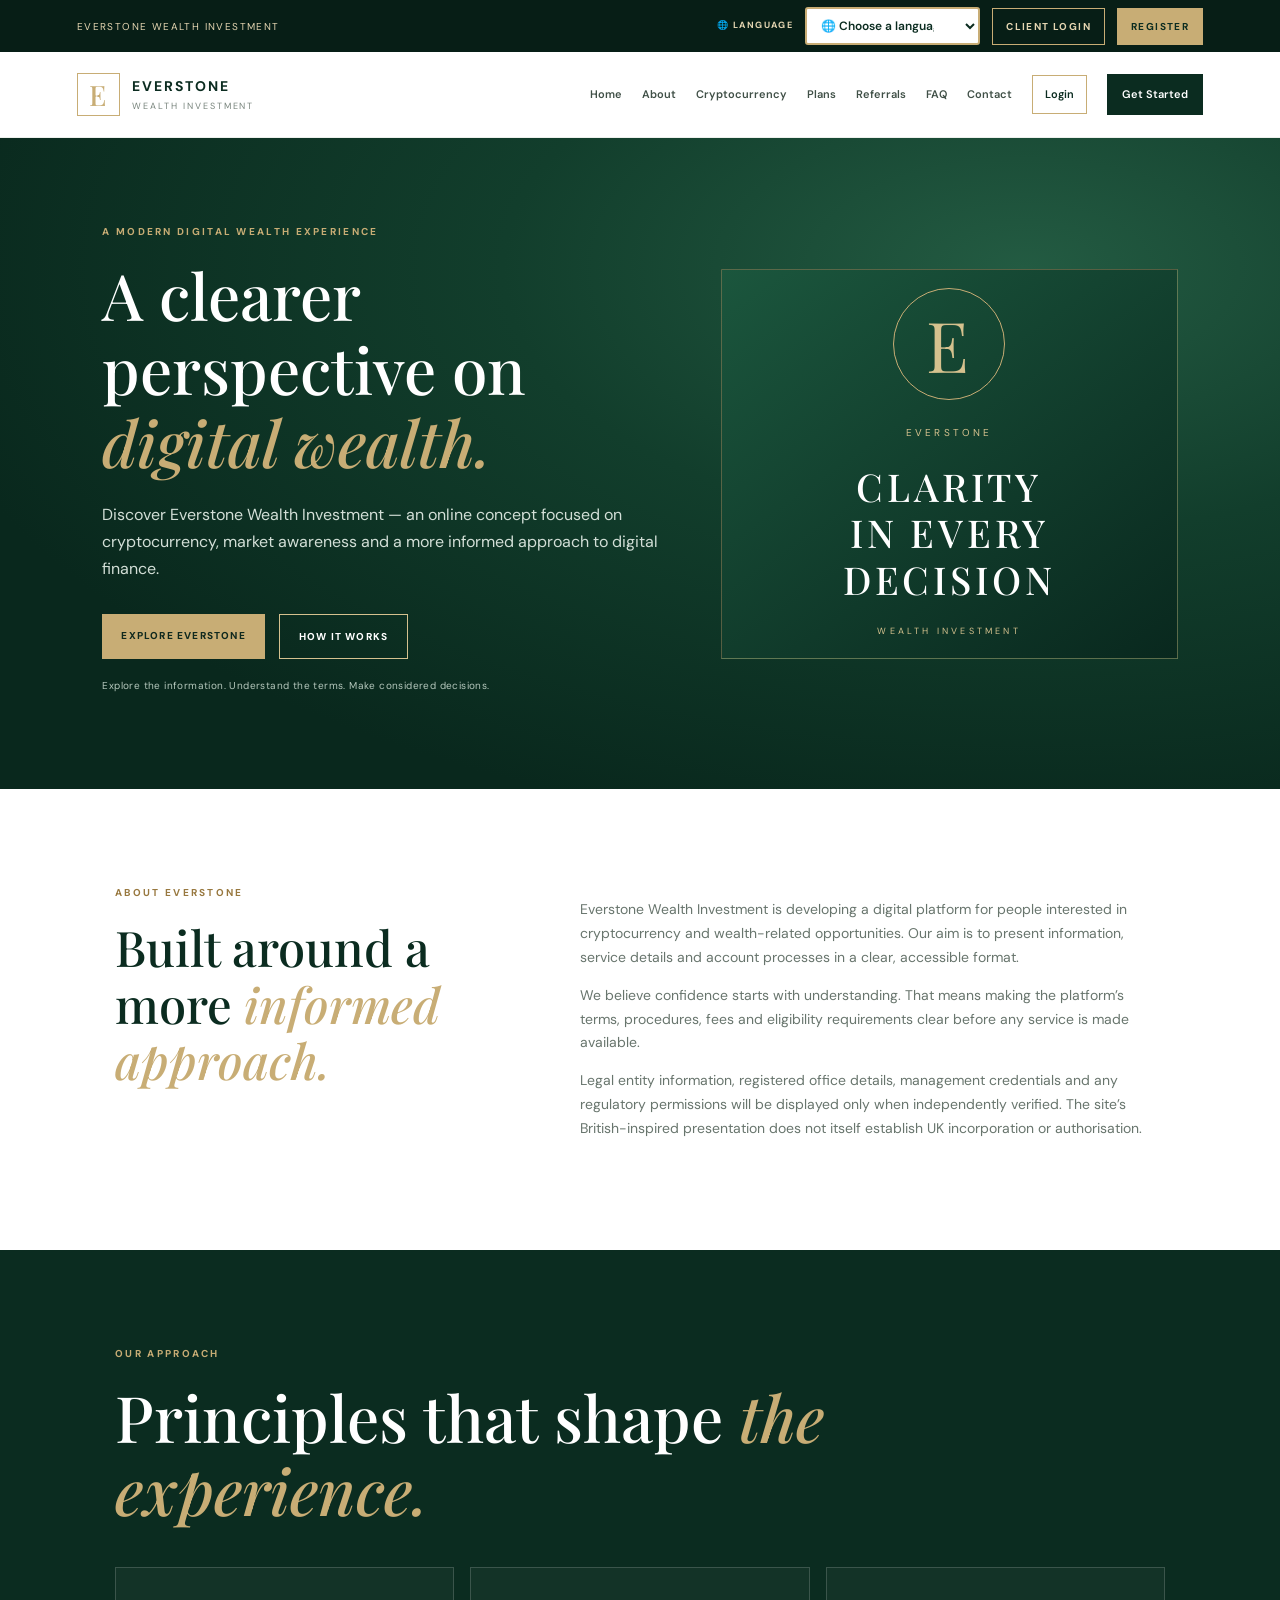
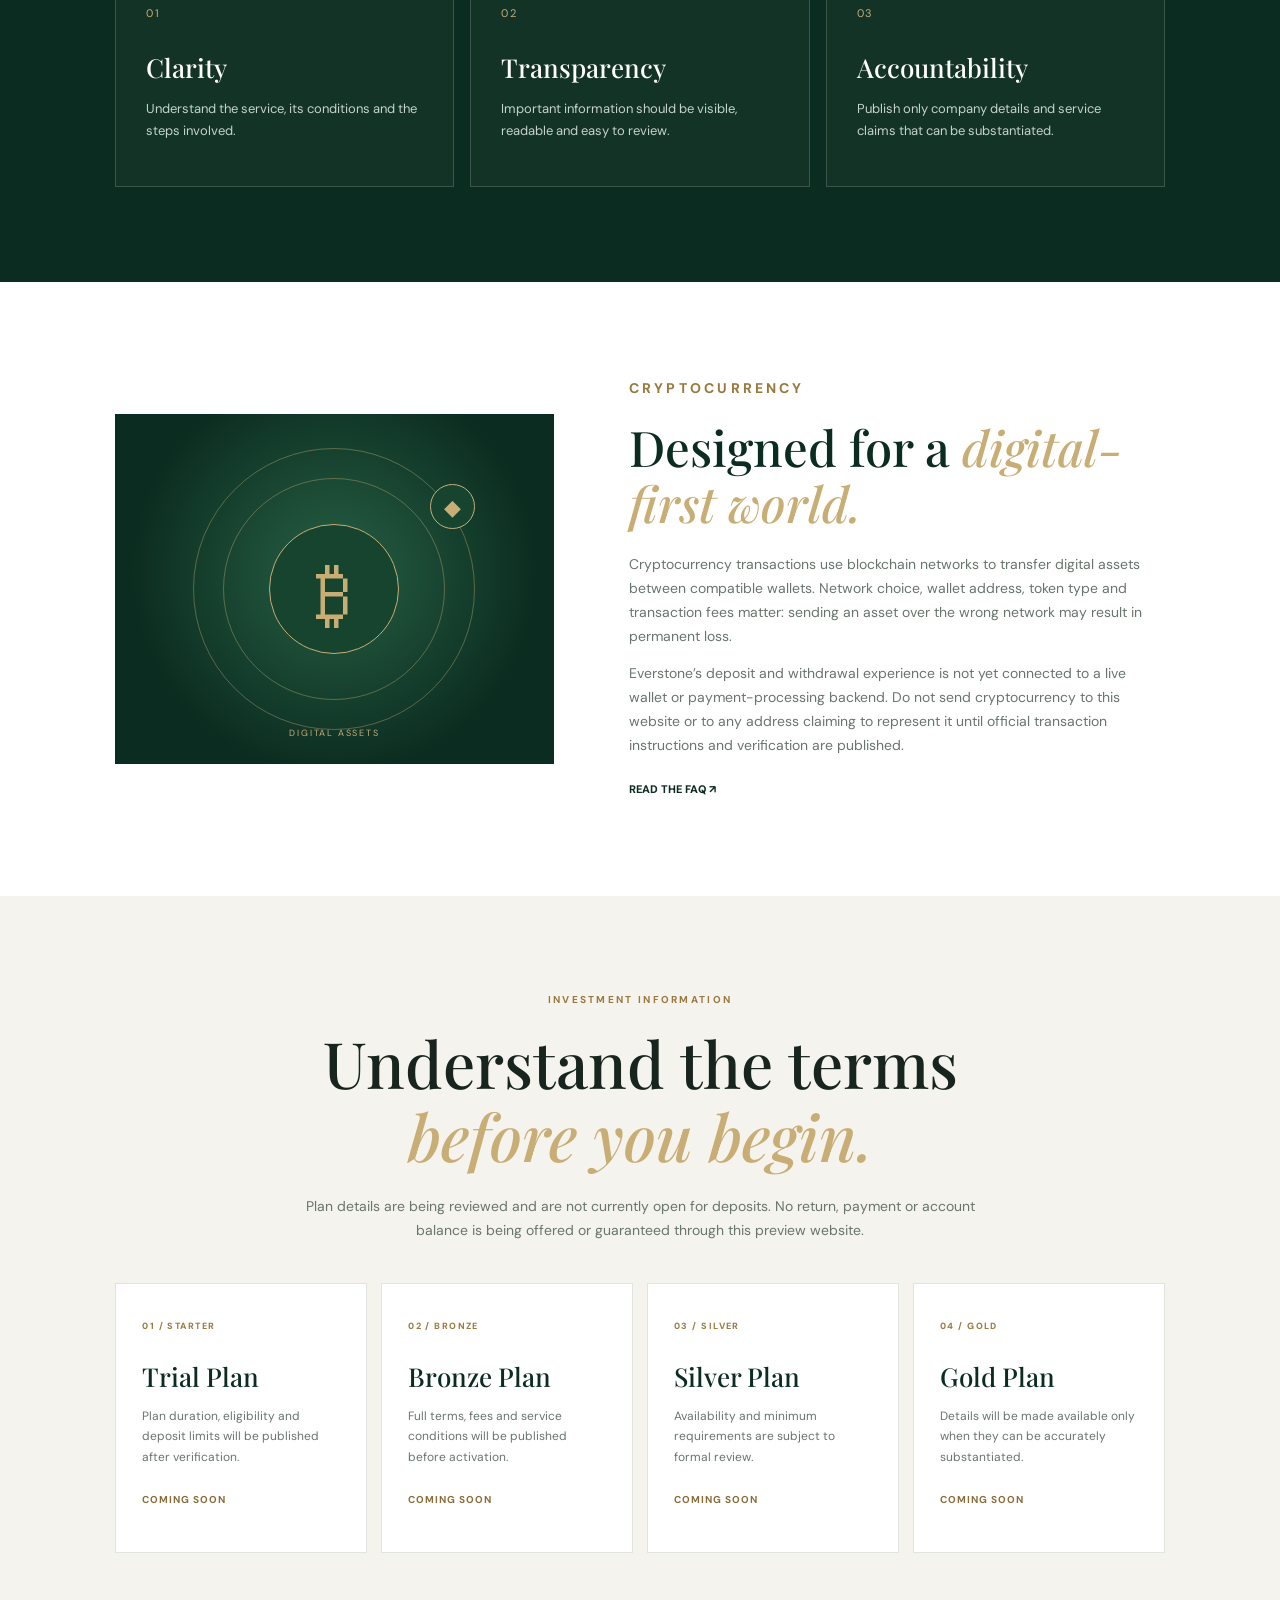
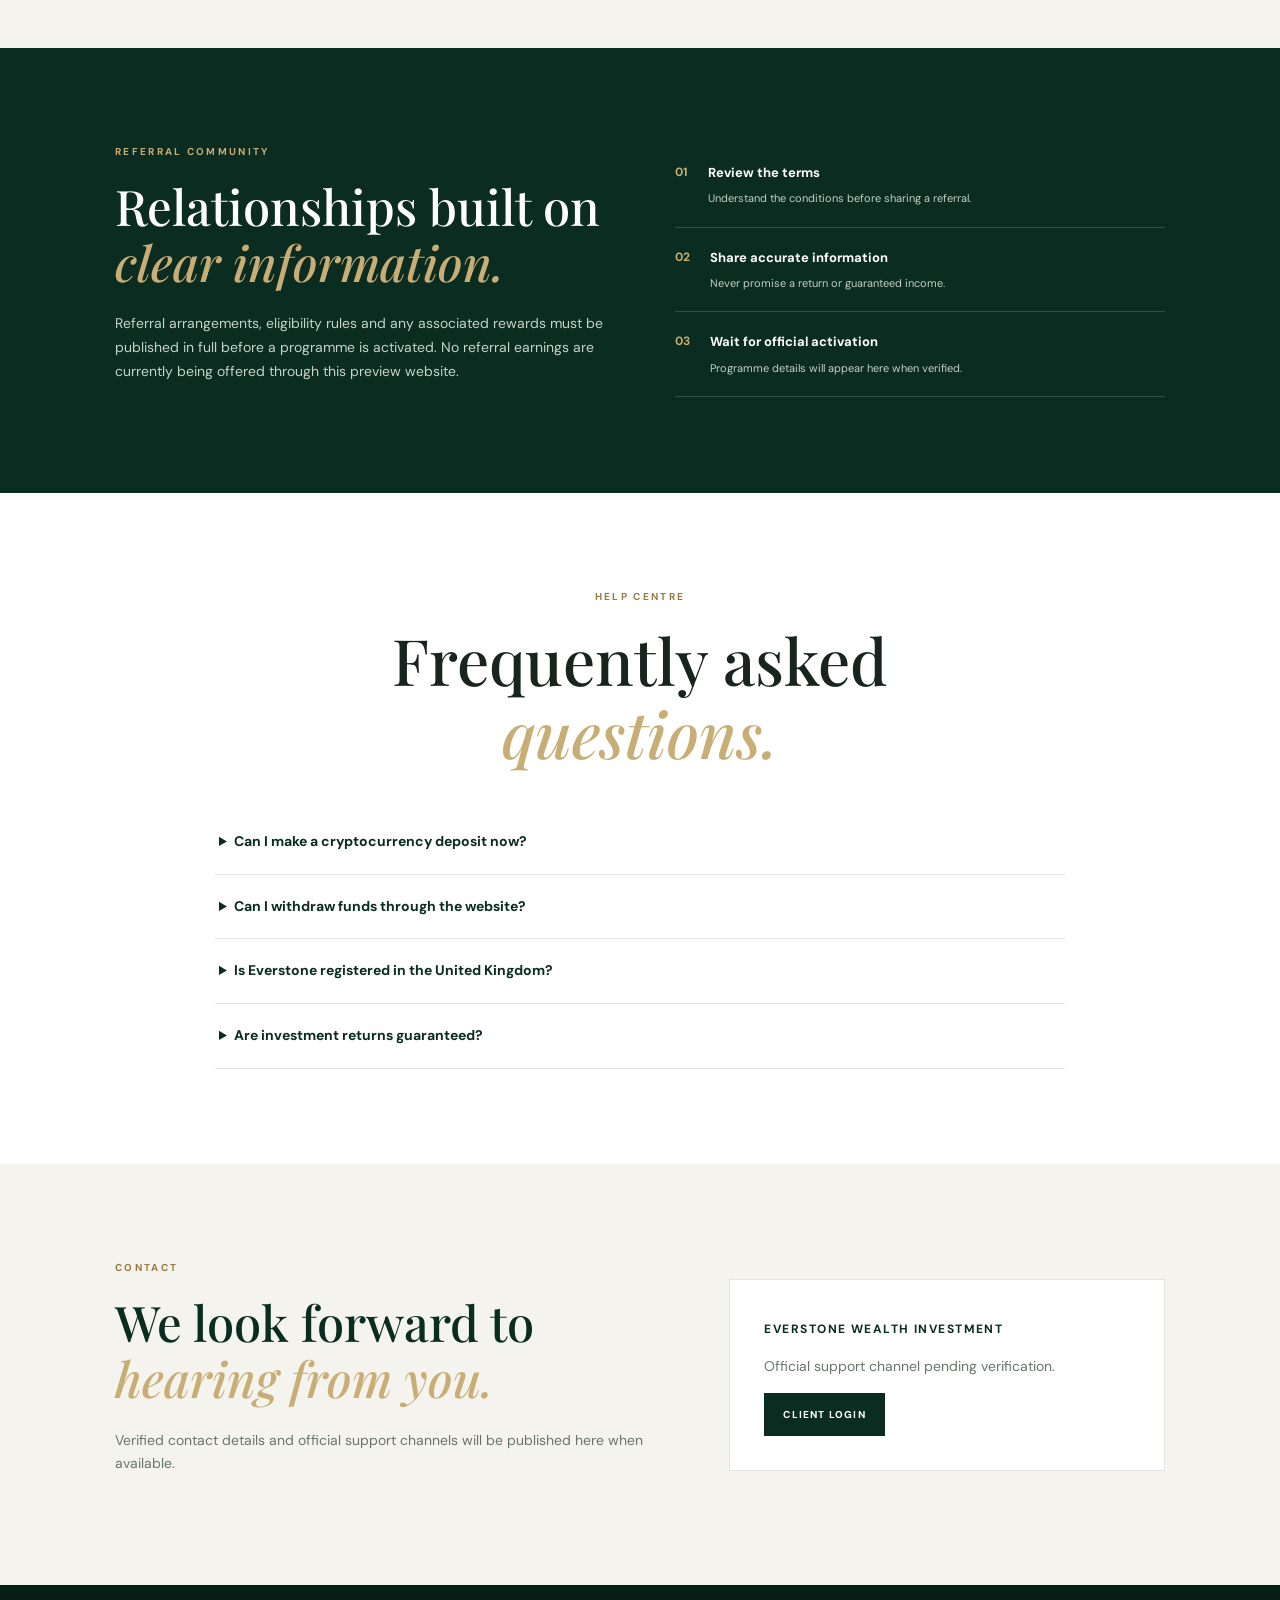
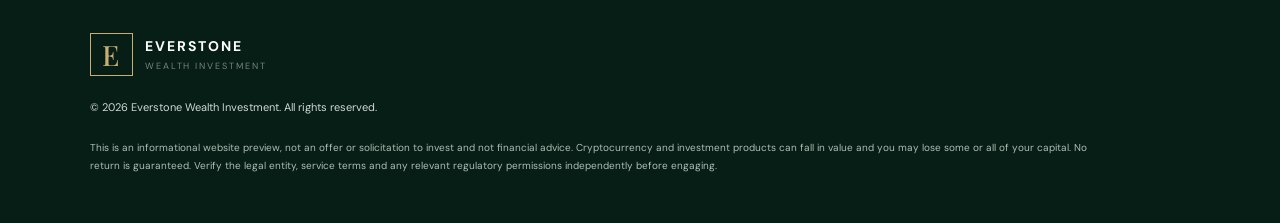
<file: index.html>
<!doctype html>
<html lang="en">
<head>
<meta charset="utf-8"><meta name="viewport" content="width=device-width,initial-scale=1">
<meta name="description" content="Everstone Wealth Investment — cryptocurrency and wealth information.">
<meta name="theme-color" content="#0b2c20">
<title>Everstone Wealth Investment</title><link rel="stylesheet" href="styles.css">
<style>
/* Language selector and Google Translate integration */
.top-actions .language-select{display:block!important;visibility:visible!important;opacity:1!important;position:relative;z-index:50;flex:0 0 175px;width:175px;min-width:160px;max-width:190px;min-height:38px;padding:8px 28px 8px 10px;border:2px solid var(--gold);border-radius:3px;background:#fff!important;color:#0b2c20!important;font:600 12px 'DM Sans',sans-serif;letter-spacing:normal;cursor:pointer;appearance:auto;-webkit-appearance:menulist}.language-select option{background:#fff!important;color:#0b2c20!important;font-size:14px}
#google_translate_element{position:absolute!important;width:1px!important;height:1px!important;overflow:hidden!important;clip:rect(0,0,0,0)!important;white-space:nowrap!important}
.goog-te-banner-frame.skiptranslate{display:none!important}
body{top:0!important}
.goog-te-gadget{font-size:0!important}
.goog-logo-link,.goog-te-gadget span{display:none!important}
@media(max-width:800px){.top-actions .language-select{flex:1 1 180px;width:100%;min-width:160px;max-width:none}}
</style>
</head>
<body>
<div class="topbar"><div class="topbar-inner"><span>EVERSTONE WEALTH INVESTMENT</span><div class="top-actions"><label for="siteLanguage">🌐 LANGUAGE</label><select class="language-select" id="siteLanguage" aria-label="Choose a language to translate this website"><option value="">🌐 Choose a language</option><option value="en">English</option><option value="fr">French</option><option value="es">Spanish</option><option value="pt">Portuguese</option><option value="de">German</option><option value="it">Italian</option><option value="ar">Arabic</option><option value="hi">Hindi</option><option value="ur">Urdu</option><option value="zh-CN">Chinese (Simplified)</option><option value="zh-TW">Chinese (Traditional)</option><option value="ja">Japanese</option><option value="ko">Korean</option><option value="ru">Russian</option><option value="sw">Swahili</option><option value="ha">Hausa</option><option value="yo">Yoruba</option><option value="ig">Igbo</option><option value="bn">Bengali</option><option value="pa">Punjabi</option><option value="ta">Tamil</option><option value="te">Telugu</option><option value="th">Thai</option><option value="tr">Turkish</option><option value="nl">Dutch</option><option value="pl">Polish</option><option value="uk">Ukrainian</option><option value="vi">Vietnamese</option><option value="id">Indonesian</option><option value="ms">Malay</option><option value="fa">Persian</option><option value="he">Hebrew</option><option value="am">Amharic</option><option value="zu">Zulu</option><option value="af">Afrikaans</option><option value="so">Somali</option><option value="ne">Nepali</option><option value="si">Sinhala</option><option value="mr">Marathi</option><option value="gu">Gujarati</option><option value="kn">Kannada</option><option value="ml">Malayalam</option><option value="km">Khmer</option><option value="my">Burmese</option><option value="fil">Filipino</option><option value="el">Greek</option><option value="sv">Swedish</option><option value="no">Norwegian</option><option value="da">Danish</option><option value="fi">Finnish</option><option value="cs">Czech</option><option value="ro">Romanian</option><option value="hu">Hungarian</option><option value="bg">Bulgarian</option><option value="sr">Serbian</option><option value="hr">Croatian</option><option value="sk">Slovak</option><option value="sl">Slovenian</option><option value="lt">Lithuanian</option><option value="lv">Latvian</option><option value="et">Estonian</option><option value="ca">Catalan</option><option value="is">Icelandic</option><option value="ga">Irish</option><option value="cy">Welsh</option><option value="sq">Albanian</option><option value="mk">Macedonian</option><option value="bs">Bosnian</option><option value="mn">Mongolian</option><option value="kk">Kazakh</option><option value="uz">Uzbek</option><option value="az">Azerbaijani</option><option value="hy">Armenian</option><option value="ka">Georgian</option><option value="ps">Pashto</option><option value="ku">Kurdish</option></select><a href="login.html">CLIENT LOGIN</a><a class="top-register" href="register.html">REGISTER</a></div></div></div>
<div id="google_translate_element" aria-hidden="true"></div>
<header class="header"><a class="brand" href="#home"><span class="brand-icon">E</span><span><b>EVERSTONE</b><small>WEALTH INVESTMENT</small></span></a><button class="menu-toggle" aria-label="Toggle menu" aria-expanded="false">☰</button><nav class="nav"><a href="#home">Home</a><a href="#about">About</a><a href="#crypto">Cryptocurrency</a><a href="#plans">Plans</a><a href="#referrals">Referrals</a><a href="#faq">FAQ</a><a href="#contact">Contact</a><a class="nav-login" href="login.html">Login</a><a class="nav-register" href="register.html">Get Started</a></nav></header>
<main>
<section class="hero" id="home"><div class="hero-content"><p class="eyebrow">A MODERN DIGITAL WEALTH EXPERIENCE</p><h1>A clearer perspective on <em>digital wealth.</em></h1><p class="lead">Discover Everstone Wealth Investment — an online concept focused on cryptocurrency, market awareness and a more informed approach to digital finance.</p><div class="actions"><a class="btn gold" href="#about">EXPLORE EVERSTONE</a><a class="btn outline" href="#crypto">HOW IT WORKS</a></div><p class="hero-note">Explore the information. Understand the terms. Make considered decisions.</p></div><div class="hero-panel"><div class="seal">E</div><p>EVERSTONE</p><strong>CLARITY<br>IN EVERY<br>DECISION</strong><small>WEALTH INVESTMENT</small></div></section>
<section class="intro section" id="about"><div><p class="eyebrow dark">ABOUT EVERSTONE</p><h2>Built around a more <em>informed approach.</em></h2></div><div class="intro-copy"><p>Everstone Wealth Investment is developing a digital platform for people interested in cryptocurrency and wealth-related opportunities. Our aim is to present information, service details and account processes in a clear, accessible format.</p><p>We believe confidence starts with understanding. That means making the platform’s terms, procedures, fees and eligibility requirements clear before any service is made available.</p><p>Legal entity information, registered office details, management credentials and any regulatory permissions will be displayed only when independently verified. The site’s British-inspired presentation does not itself establish UK incorporation or authorisation.</p></div></section>
<section class="principles section"><div class="section-title"><p class="eyebrow">OUR APPROACH</p><h2>Principles that shape <em>the experience.</em></h2></div><div class="principle-grid"><article><span>01</span><h3>Clarity</h3><p>Understand the service, its conditions and the steps involved.</p></article><article><span>02</span><h3>Transparency</h3><p>Important information should be visible, readable and easy to review.</p></article><article><span>03</span><h3>Accountability</h3><p>Publish only company details and service claims that can be substantiated.</p></article></div></section>
<section class="crypto section" id="crypto"><div class="crypto-art"><div class="coin">₿</div><div class="coin small-coin">◆</div><span>DIGITAL ASSETS</span></div><div class="crypto-copy"><p class="eyebrow dark">CRYPTOCURRENCY</p><h2>Designed for a <em>digital-first world.</em></h2><p>Cryptocurrency transactions use blockchain networks to transfer digital assets between compatible wallets. Network choice, wallet address, token type and transaction fees matter: sending an asset over the wrong network may result in permanent loss.</p><p>Everstone’s deposit and withdrawal experience is not yet connected to a live wallet or payment-processing backend. Do not send cryptocurrency to this website or to any address claiming to represent it until official transaction instructions and verification are published.</p><a class="text-link" href="#faq">READ THE FAQ ↗</a></div></section>
<section class="plans section" id="plans"><div class="section-title centered"><p class="eyebrow dark">INVESTMENT INFORMATION</p><h2>Understand the terms <em>before you begin.</em></h2><p>Plan details are being reviewed and are not currently open for deposits. No return, payment or account balance is being offered or guaranteed through this preview website.</p></div><div class="plan-grid"><article><span>01 / STARTER</span><h3>Trial Plan</h3><p>Plan duration, eligibility and deposit limits will be published after verification.</p><b>Coming soon</b></article><article><span>02 / BRONZE</span><h3>Bronze Plan</h3><p>Full terms, fees and service conditions will be published before activation.</p><b>Coming soon</b></article><article><span>03 / SILVER</span><h3>Silver Plan</h3><p>Availability and minimum requirements are subject to formal review.</p><b>Coming soon</b></article><article><span>04 / GOLD</span><h3>Gold Plan</h3><p>Details will be made available only when they can be accurately substantiated.</p><b>Coming soon</b></article></div></section>
<section class="referrals section" id="referrals"><div><p class="eyebrow">REFERRAL COMMUNITY</p><h2>Relationships built on <em>clear information.</em></h2><p>Referral arrangements, eligibility rules and any associated rewards must be published in full before a programme is activated. No referral earnings are currently being offered through this preview website.</p></div><div class="referral-steps"><div><b>01</b><span><strong>Review the terms</strong><small>Understand the conditions before sharing a referral.</small></span></div><div><b>02</b><span><strong>Share accurate information</strong><small>Never promise a return or guaranteed income.</small></span></div><div><b>03</b><span><strong>Wait for official activation</strong><small>Programme details will appear here when verified.</small></span></div></div></section>
<section class="faq section" id="faq"><div class="section-title centered"><p class="eyebrow dark">HELP CENTRE</p><h2>Frequently asked <em>questions.</em></h2></div><div class="faq-list"><details><summary>Can I make a cryptocurrency deposit now?</summary><p>No. This website is a preview and is not connected to a live deposit wallet, blockchain verification service or payment processor. Do not transfer funds to an address supplied outside verified official channels.</p></details><details><summary>Can I withdraw funds through the website?</summary><p>No live withdrawal service or customer account ledger is connected at this stage.</p></details><details><summary>Is Everstone registered in the United Kingdom?</summary><p>UK registration and regulatory details have not yet been verified for publication. A UK-style brand design does not prove incorporation or financial-services authorisation.</p></details><details><summary>Are investment returns guaranteed?</summary><p>No. Cryptocurrency and other investments can be volatile, and you could lose some or all of the money invested. No return is guaranteed.</p></details></div></section>
<section class="contact section" id="contact"><div><p class="eyebrow dark">CONTACT</p><h2>We look forward to <em>hearing from you.</em></h2><p>Verified contact details and official support channels will be published here when available.</p></div><div class="contact-card"><b>EVERSTONE WEALTH INVESTMENT</b><p>Official support channel pending verification.</p><a class="btn dark-btn" href="login.html">CLIENT LOGIN</a></div></section>
</main>
<footer class="footer"><a class="brand footer-brand" href="#home"><span class="brand-icon">E</span><span><b>EVERSTONE</b><small>WEALTH INVESTMENT</small></span></a><p>© <span id="year"></span> Everstone Wealth Investment. All rights reserved.</p><p class="disclosure">This is an informational website preview, not an offer or solicitation to invest and not financial advice. Cryptocurrency and investment products can fall in value and you may lose some or all of your capital. No return is guaranteed. Verify the legal entity, service terms and any relevant regulatory permissions independently before engaging.</p></footer>
<script>
document.getElementById('year').textContent=new Date().getFullYear();
const toggle=document.querySelector('.menu-toggle');const nav=document.querySelector('.nav');
toggle.addEventListener('click',()=>{const open=nav.classList.toggle('open');toggle.setAttribute('aria-expanded',String(open))});
nav.querySelectorAll('a').forEach(link=>link.addEventListener('click',()=>{nav.classList.remove('open');toggle.setAttribute('aria-expanded','false')}));
function googleTranslateElementInit(){new google.translate.TranslateElement({pageLanguage:'en',includedLanguages:'af,am,ar,az,be,bg,bn,bs,ca,ceb,co,cs,cy,da,de,el,en,eo,es,et,eu,fa,fi,fil,fr,fy,ga,gd,gl,gu,ha,haw,he,hi,hmn,hr,ht,hu,hy,id,ig,is,it,ja,jw,ka,kk,km,kn,ko,ku,ky,la,lb,lo,lt,lv,mg,mi,mk,ml,mn,mr,ms,mt,my,ne,nl,no,ny,pa,pl,ps,pt,ro,ru,rw,sd,si,sk,sl,sm,sn,so,sq,sr,st,su,sv,sw,ta,te,tg,th,tk,tl,tr,tt,ug,uk,ur,uz,vi,xh,yi,yo,zh-CN,zh-TW,zu',autoDisplay:false},'google_translate_element');}
const languagePicker=document.getElementById('siteLanguage');
languagePicker.addEventListener('change',function(){
 const selected=this.value;
 if(!selected){document.cookie='googtrans=/en/en;path=/';document.cookie='googtrans=/en/en;path=/;domain='+location.hostname;location.reload();return;}
 const applyTranslation=()=>{const combo=document.querySelector('.goog-te-combo');if(combo){combo.value=selected;combo.dispatchEvent(new Event('change'));return true;}return false;};
 if(!applyTranslation()){let attempts=0;const wait=setInterval(()=>{attempts++;if(applyTranslation()||attempts>=30){clearInterval(wait);if(attempts>=30&&!document.querySelector('.goog-te-combo')){languagePicker.value='';alert('The translation service could not load. Please check your internet connection and try again.');}}},300);}
});
const translateScript=document.createElement('script');translateScript.src='https://translate.google.com/translate_a/element.js?cb=googleTranslateElementInit';translateScript.async=true;translateScript.onerror=()=>{console.warn('Website translation service could not be loaded.');};document.head.appendChild(translateScript);
</script>
</body></html>
</file>
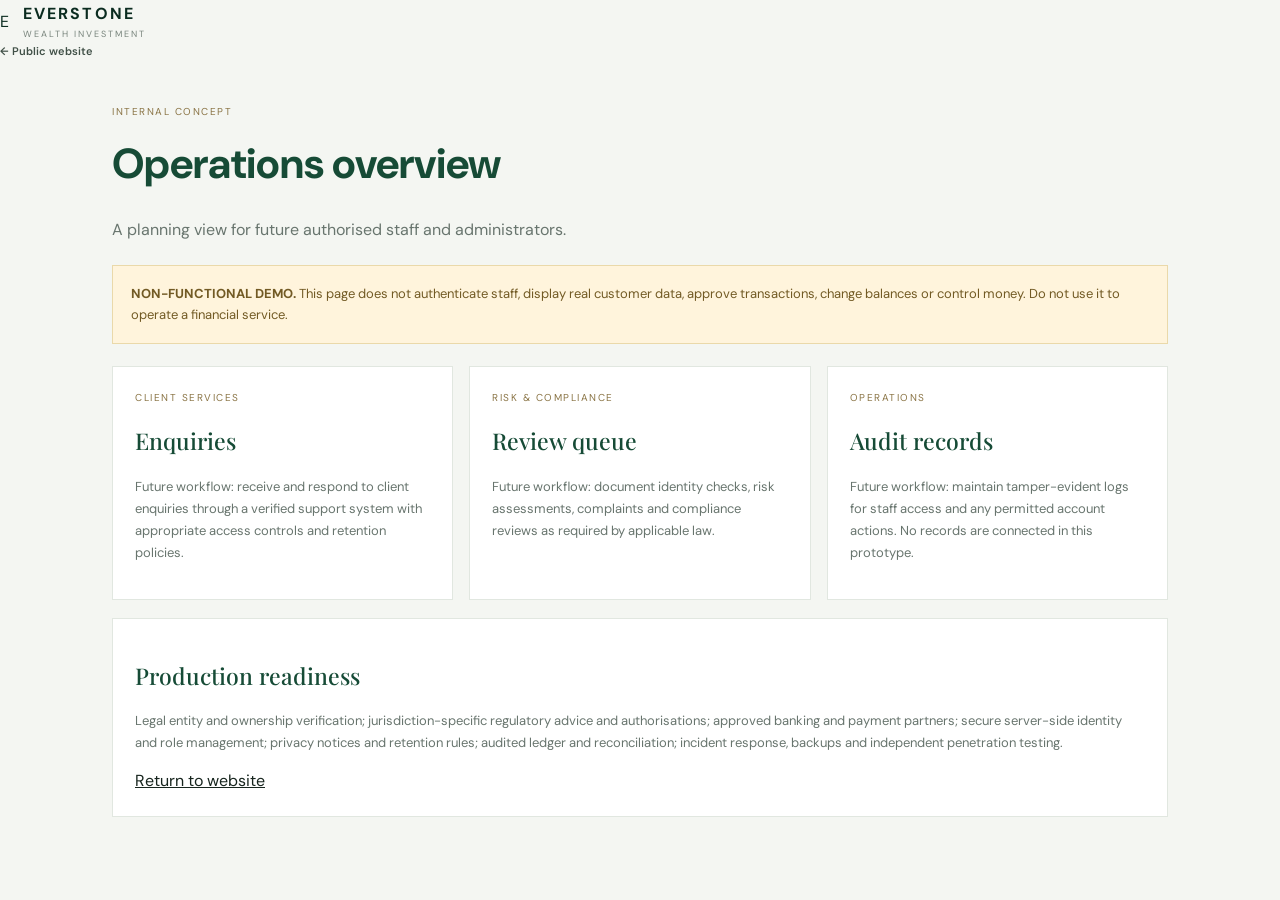
<file: admin-preview.html>
<!doctype html>
<html lang="en"><head><meta charset="utf-8"><meta name="viewport" content="width=device-width,initial-scale=1"><title>Operations Preview | Everstone</title><link rel="stylesheet" href="styles.css"><style>
body{background:#f4f6f2}.wrap{max-width:1100px;margin:42px auto;padding:0 22px}.banner{padding:18px;background:#fff4dc;border:1px solid #ead9aa;color:#725a24;font-size:13px;line-height:1.6;margin:22px 0}.grid{display:grid;grid-template-columns:repeat(3,1fr);gap:16px}.panel{background:#fff;border:1px solid #e1e7e0;padding:22px}.panel h2{font:500 23px 'Playfair Display';color:var(--green)}.panel p{font-size:13px;color:#68756e;line-height:1.7}.label{font-size:10px;letter-spacing:1.5px;color:#8a7445}@media(max-width:700px){.grid{grid-template-columns:1fr}}
</style></head><body><header class="site-header"><a class="brand" href="index.html"><span class="brand-mark">E</span><span><strong>EVERSTONE</strong><small>WEALTH INVESTMENT</small></span></a><nav class="nav" style="display:flex"><a href="index.html">← Public website</a></nav></header><main class="wrap"><div class="label">INTERNAL CONCEPT</div><h1 style="color:var(--green);font-size:42px;margin:8px 0">Operations overview</h1><p style="color:#68756e">A planning view for future authorised staff and administrators.</p><div class="banner"><strong>NON-FUNCTIONAL DEMO.</strong> This page does not authenticate staff, display real customer data, approve transactions, change balances or control money. Do not use it to operate a financial service.</div><div class="grid"><section class="panel"><div class="label">CLIENT SERVICES</div><h2>Enquiries</h2><p>Future workflow: receive and respond to client enquiries through a verified support system with appropriate access controls and retention policies.</p></section><section class="panel"><div class="label">RISK & COMPLIANCE</div><h2>Review queue</h2><p>Future workflow: document identity checks, risk assessments, complaints and compliance reviews as required by applicable law.</p></section><section class="panel"><div class="label">OPERATIONS</div><h2>Audit records</h2><p>Future workflow: maintain tamper-evident logs for staff access and any permitted account actions. No records are connected in this prototype.</p></section></div><section class="panel" style="margin-top:18px"><h2>Production readiness</h2><p>Legal entity and ownership verification; jurisdiction-specific regulatory advice and authorisations; approved banking and payment partners; secure server-side identity and role management; privacy notices and retention rules; audited ledger and reconciliation; incident response, backups and independent penetration testing.</p><a class="button button-dark" href="index.html">Return to website</a></section></main></body></html>
</file>
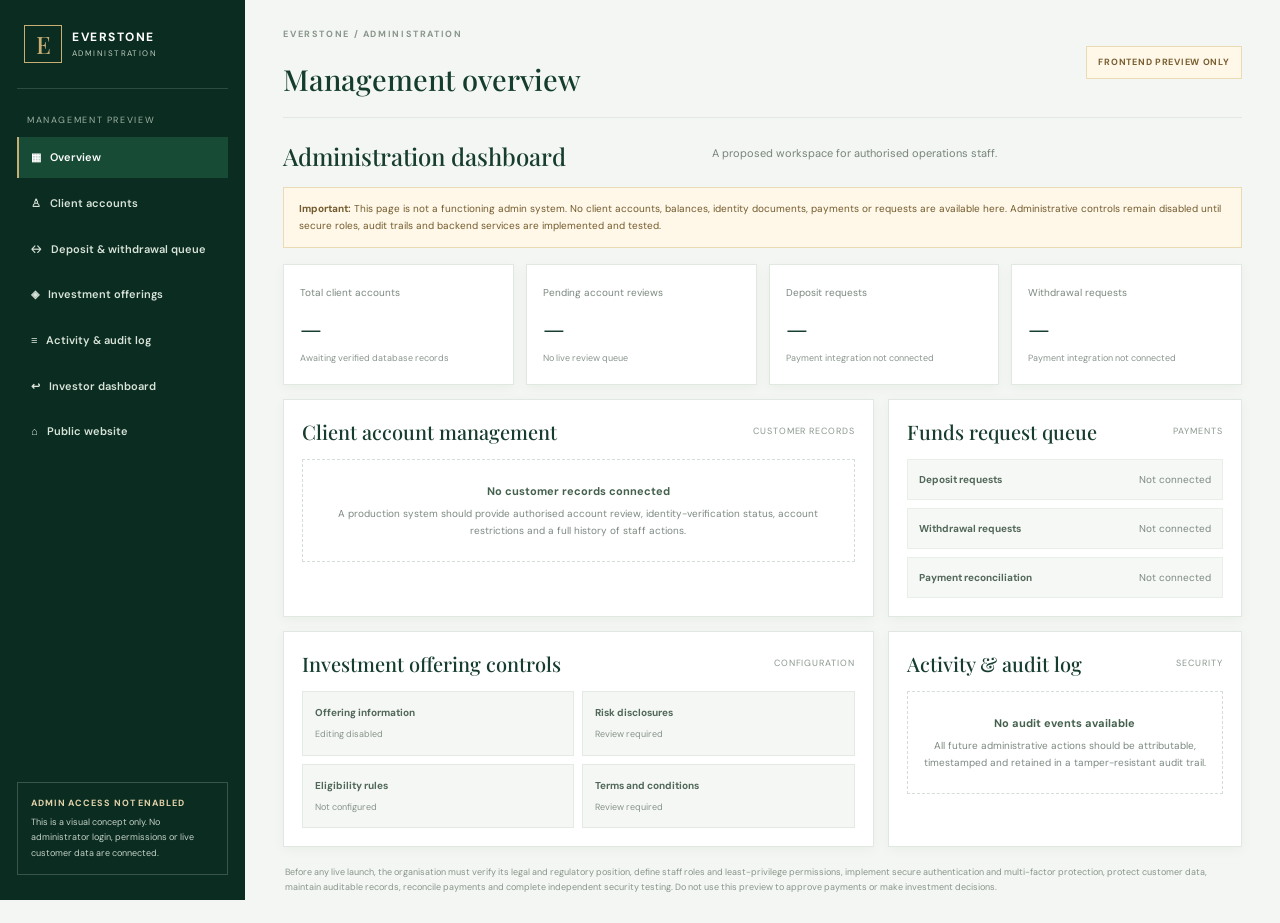
<file: admin.html>
<!doctype html>
<html lang="en">
<head>
<meta charset="utf-8">
<meta name="viewport" content="width=device-width,initial-scale=1">
<meta name="robots" content="noindex,nofollow">
<title>Administration Preview | Everstone Wealth Investment</title>
<link rel="stylesheet" href="styles.css">
<style>
body{background:#f3f6f2;font-size:13px}.admin{min-height:100vh;display:grid;grid-template-columns:245px minmax(0,1fr)}.sidebar{position:sticky;top:0;height:100vh;background:#0b2c20;color:#fff;padding:25px 17px;display:flex;flex-direction:column}.brand-admin{display:flex;gap:10px;align-items:center;text-decoration:none;color:#fff;padding:0 7px 25px;border-bottom:1px solid #ffffff25}.brand-admin .brand-icon{width:38px;height:38px;font-size:24px}.brand-admin b,.brand-admin small{display:block}.brand-admin b{font-size:12px;letter-spacing:.13em}.brand-admin small{font-size:8px;letter-spacing:.18em;color:#bdcbbf}.nav-title{font-size:9px;color:#9eb2a4;letter-spacing:.18em;margin:24px 10px 9px}.nav{display:grid;gap:5px}.nav a{padding:11px 12px;color:#d8e3da;text-decoration:none;font-size:11px;border-left:2px solid transparent}.nav a:hover,.nav a.active{background:#174b35;border-left-color:#c8ad75;color:#fff}.side-warning{margin-top:auto;border:1px solid #ffffff30;padding:13px;color:#c5d1c8;font-size:9px;line-height:1.7}.side-warning b{display:block;color:#e2d2aa;margin-bottom:4px;letter-spacing:.1em}.main{min-width:0;padding:27px clamp(15px,3vw,40px)}.top{display:flex;justify-content:space-between;align-items:center;gap:15px;padding-bottom:19px;border-bottom:1px solid #e1e8e1}.eyebrow{font-size:9px;letter-spacing:.18em;color:#89958d;font-weight:700}.top h1{font:500 29px 'Playfair Display';color:#143d2d;margin:4px 0 0}.admin-tag{background:#fff7e8;border:1px solid #eadbb5;color:#785f30;padding:8px 11px;font-size:9px;font-weight:700;letter-spacing:.08em}.intro{margin:22px 0 15px}.intro h2{font:500 24px 'Playfair Display';color:#163d2d;margin:0}.intro p{font-size:11px;color:#77847b;margin:4px 0}.notice{background:#fff8e9;border:1px solid #eadbb5;color:#725b2d;padding:13px 15px;font-size:10px;line-height:1.65;margin-bottom:16px}.stats{display:grid;grid-template-columns:repeat(4,minmax(0,1fr));gap:12px}.stat,.panel{background:#fff;border:1px solid #e1e8e1;box-shadow:0 3px 12px #153a240a}.stat{padding:16px}.stat small{font-size:10px;color:#7b887f}.stat strong{display:block;font:500 25px 'Playfair Display';color:#173e2e;margin:8px 0 2px}.stat span{font-size:9px;color:#8a958e}.grid{display:grid;grid-template-columns:1.25fr .75fr;gap:14px;margin-top:14px}.panel{padding:18px;min-width:0}.panel-head{display:flex;justify-content:space-between;align-items:center;gap:10px;margin-bottom:14px}.panel h3{font:500 20px 'Playfair Display';color:#163d2d;margin:0}.kicker{font-size:9px;color:#8b978e;letter-spacing:.1em}.empty{border:1px dashed #d5ded6;text-align:center;padding:22px 12px;color:#7c8980;font-size:10px;line-height:1.7}.empty b{display:block;color:#45614e;margin-bottom:4px;font-size:11px}.queue{display:grid;gap:8px}.queue-item{padding:11px;background:#f6f8f5;border:1px solid #e8eee8;color:#7c8980;font-size:10px;display:flex;justify-content:space-between;gap:10px}.queue-item strong{color:#52675a}.disabled-controls{display:grid;grid-template-columns:repeat(2,1fr);gap:8px}.control{padding:12px;background:#f5f7f4;border:1px solid #e3eae3;color:#87938a;font-size:10px}.control b{display:block;color:#506759;font-size:10px;margin-bottom:4px}.control span{font-size:9px}.foot{font-size:9px;color:#89948c;line-height:1.7;margin:18px 2px 0}@media(max-width:950px){.admin{grid-template-columns:195px 1fr}.stats{grid-template-columns:repeat(2,1fr)}.main{padding:22px 16px}}@media(max-width:700px){.admin{display:block}.sidebar{position:relative;height:auto;padding:13px 14px}.brand-admin{padding:0 3px 10px;border:0}.brand-admin .brand-icon{width:32px;height:32px;font-size:20px}.nav-title,.side-warning{display:none}.nav{display:flex;overflow-x:auto;margin-top:9px}.nav a{white-space:nowrap;padding:8px 10px;font-size:10px}.main{padding:18px 13px}.top h1{font-size:24px}.grid{grid-template-columns:1fr}.panel{padding:14px}}@media(max-width:370px){.stats{gap:7px}.stat{padding:11px}.stat strong{font-size:21px}.admin-tag{font-size:8px}}
</style>
</head>
<body>
<div class="admin">
<aside class="sidebar">
<a class="brand-admin" href="index.html"><span class="brand-icon">E</span><span><b>EVERSTONE</b><small>ADMINISTRATION</small></span></a>
<div class="nav-title">MANAGEMENT PREVIEW</div>
<nav class="nav" aria-label="Administration preview navigation">
<a class="active" href="#overview">▦ &nbsp; Overview</a><a href="#accounts">♙ &nbsp; Client accounts</a><a href="#funds">↔ &nbsp; Deposit &amp; withdrawal queue</a><a href="#plans">◈ &nbsp; Investment offerings</a><a href="#audit">≡ &nbsp; Activity &amp; audit log</a><a href="dashboard.html">↩ &nbsp; Investor dashboard</a><a href="index.html">⌂ &nbsp; Public website</a>
</nav>
<div class="side-warning"><b>ADMIN ACCESS NOT ENABLED</b>This is a visual concept only. No administrator login, permissions or live customer data are connected.</div>
</aside>
<main class="main" id="overview">
<header class="top"><div><div class="eyebrow">EVERSTONE / ADMINISTRATION</div><h1>Management overview</h1></div><span class="admin-tag">FRONTEND PREVIEW ONLY</span></header>
<section class="intro"><h2>Administration dashboard</h2><p>A proposed workspace for authorised operations staff.</p></section>
<div class="notice"><b>Important:</b> This page is not a functioning admin system. No client accounts, balances, identity documents, payments or requests are available here. Administrative controls remain disabled until secure roles, audit trails and backend services are implemented and tested.</div>
<section class="stats" aria-label="Administration summary">
<article class="stat"><small>Total client accounts</small><strong>—</strong><span>Awaiting verified database records</span></article>
<article class="stat"><small>Pending account reviews</small><strong>—</strong><span>No live review queue</span></article>
<article class="stat"><small>Deposit requests</small><strong>—</strong><span>Payment integration not connected</span></article>
<article class="stat"><small>Withdrawal requests</small><strong>—</strong><span>Payment integration not connected</span></article>
</section>
<div class="grid">
<section class="panel" id="accounts"><div class="panel-head"><h3>Client account management</h3><span class="kicker">CUSTOMER RECORDS</span></div><div class="empty"><b>No customer records connected</b>A production system should provide authorised account review, identity-verification status, account restrictions and a full history of staff actions.</div></section>
<section class="panel" id="funds"><div class="panel-head"><h3>Funds request queue</h3><span class="kicker">PAYMENTS</span></div><div class="queue"><div class="queue-item"><strong>Deposit requests</strong><span>Not connected</span></div><div class="queue-item"><strong>Withdrawal requests</strong><span>Not connected</span></div><div class="queue-item"><strong>Payment reconciliation</strong><span>Not connected</span></div></div></section>
</div>
<div class="grid">
<section class="panel" id="plans"><div class="panel-head"><h3>Investment offering controls</h3><span class="kicker">CONFIGURATION</span></div><div class="disabled-controls"><div class="control"><b>Offering information</b><span>Editing disabled</span></div><div class="control"><b>Risk disclosures</b><span>Review required</span></div><div class="control"><b>Eligibility rules</b><span>Not configured</span></div><div class="control"><b>Terms and conditions</b><span>Review required</span></div></div></section>
<section class="panel" id="audit"><div class="panel-head"><h3>Activity &amp; audit log</h3><span class="kicker">SECURITY</span></div><div class="empty"><b>No audit events available</b>All future administrative actions should be attributable, timestamped and retained in a tamper-resistant audit trail.</div></section>
</div>
<p class="foot">Before any live launch, the organisation must verify its legal and regulatory position, define staff roles and least-privilege permissions, implement secure authentication and multi-factor protection, protect customer data, maintain auditable records, reconcile payments and complete independent security testing. Do not use this preview to approve payments or make investment decisions.</p>
</main>
</div>
<script>document.querySelectorAll('.nav a[href^="#"]').forEach(function(a){a.addEventListener('click',function(){document.querySelectorAll('.nav a').forEach(function(x){x.classList.remove('active')});a.classList.add('active')})});</script>
</body>
</html>
</file>
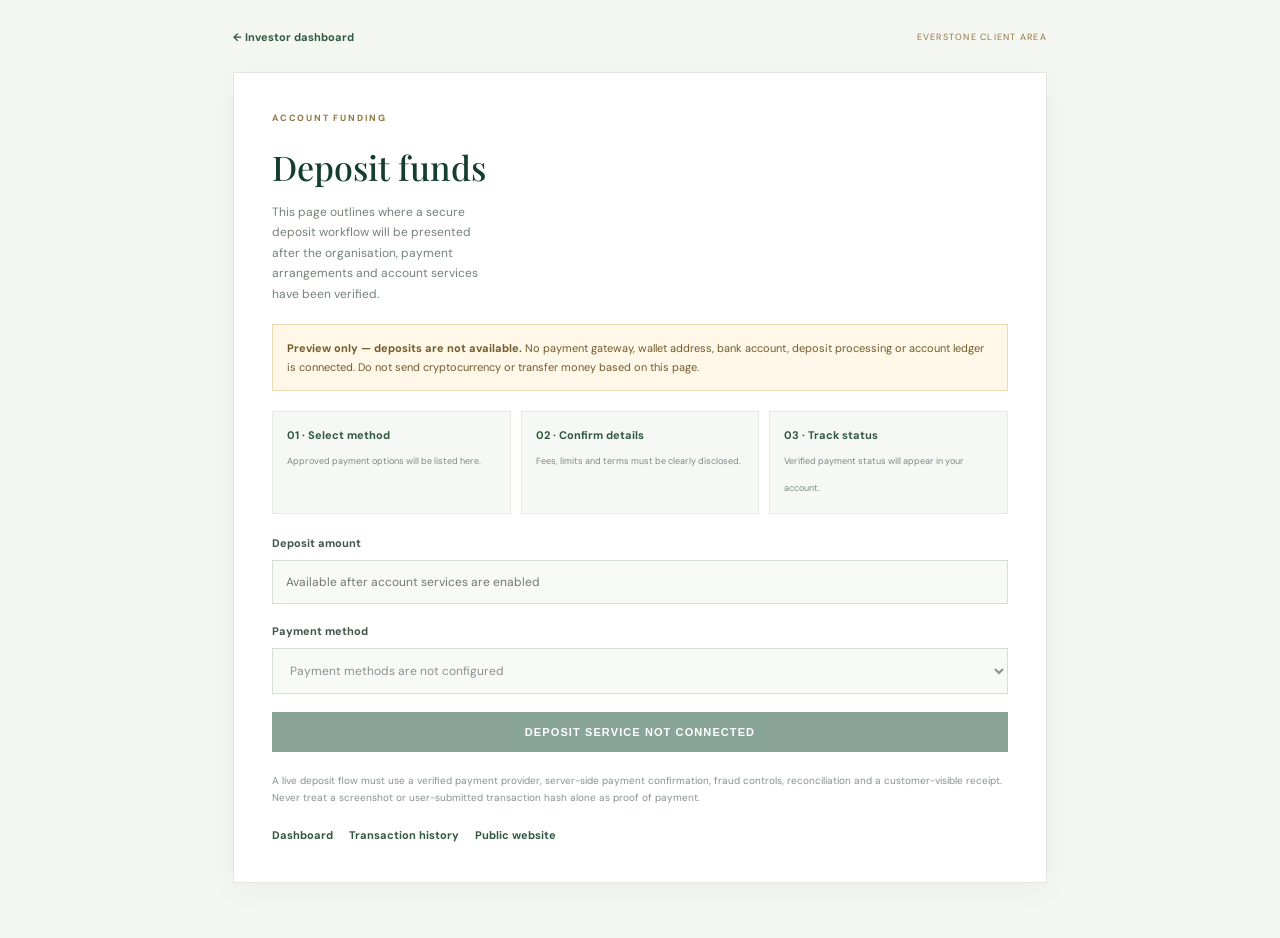
<file: deposit.html>
<!doctype html>
<html lang="en"><head><meta charset="utf-8"><meta name="viewport" content="width=device-width,initial-scale=1"><meta name="robots" content="noindex,nofollow"><title>Deposit Preview | Everstone</title><link rel="stylesheet" href="styles.css"><style>
body{background:#f4f6f2}.wrap{max-width:850px;margin:0 auto;padding:28px 18px 55px}.bar{display:flex;justify-content:space-between;align-items:center;gap:15px;margin-bottom:25px}.bar a{font-size:11px;color:#31583f;text-decoration:none;font-weight:700}.bar span{font-size:9px;letter-spacing:.14em;color:#927640}.card{background:#fff;border:1px solid #e1e8e1;padding:clamp(20px,4vw,38px);box-shadow:0 8px 25px #153a240a}.eyebrow{font-size:9px;letter-spacing:.2em;color:#927640;font-weight:700}.card h1{font:500 34px 'Playfair Display';color:#153e2d;margin:8px 0}.intro{font-size:12px;color:#748178;max-width:620px}.notice{background:#fff8e9;border:1px solid #eadbb5;color:#725b2d;padding:14px;font-size:11px;line-height:1.7;margin:20px 0}.steps{display:grid;grid-template-columns:repeat(3,1fr);gap:10px;margin:20px 0}.step{padding:14px;background:#f5f8f4;border:1px solid #e5ece4}.step b{display:block;color:#31583f;font-size:11px}.step small{font-size:9px;color:#7e8a81}.field{margin:18px 0}.field label{display:block;font-size:11px;font-weight:700;color:#40554a;margin-bottom:7px}.field input,.field select{width:100%;padding:13px;border:1px solid #d6dfd6;background:#f8faf7;color:#87938a;font:12px 'DM Sans',sans-serif}.field input:disabled,.field select:disabled{opacity:1}.disabled-btn{width:100%;padding:14px;background:#164b36;color:#fff;border:0;opacity:.5;font-weight:700;font-size:11px;letter-spacing:.1em}.foot{font-size:10px;line-height:1.7;color:#87938a;margin-top:20px}.links{display:flex;flex-wrap:wrap;gap:16px;margin-top:20px}.links a{font-size:11px;color:#31583f;font-weight:700;text-decoration:none}@media(max-width:620px){.steps{grid-template-columns:1fr}.card h1{font-size:29px}.wrap{padding:18px 12px 35px}}
</style></head><body><main class="wrap"><div class="bar"><a href="dashboard.html">← Investor dashboard</a><span>EVERSTONE CLIENT AREA</span></div><section class="card"><p class="eyebrow">ACCOUNT FUNDING</p><h1>Deposit funds</h1><p class="intro">This page outlines where a secure deposit workflow will be presented after the organisation, payment arrangements and account services have been verified.</p><div class="notice"><b>Preview only — deposits are not available.</b> No payment gateway, wallet address, bank account, deposit processing or account ledger is connected. Do not send cryptocurrency or transfer money based on this page.</div><div class="steps"><div class="step"><b>01 · Select method</b><small>Approved payment options will be listed here.</small></div><div class="step"><b>02 · Confirm details</b><small>Fees, limits and terms must be clearly disclosed.</small></div><div class="step"><b>03 · Track status</b><small>Verified payment status will appear in your account.</small></div></div><div class="field"><label for="amount">Deposit amount</label><input id="amount" type="text" placeholder="Available after account services are enabled" disabled></div><div class="field"><label for="method">Payment method</label><select id="method" disabled><option>Payment methods are not configured</option></select></div><button class="disabled-btn" type="button" disabled>DEPOSIT SERVICE NOT CONNECTED</button><p class="foot">A live deposit flow must use a verified payment provider, server-side payment confirmation, fraud controls, reconciliation and a customer-visible receipt. Never treat a screenshot or user-submitted transaction hash alone as proof of payment.</p><nav class="links"><a href="dashboard.html">Dashboard</a><a href="transactions.html">Transaction history</a><a href="index.html">Public website</a></nav></section></main></body></html>
</file>
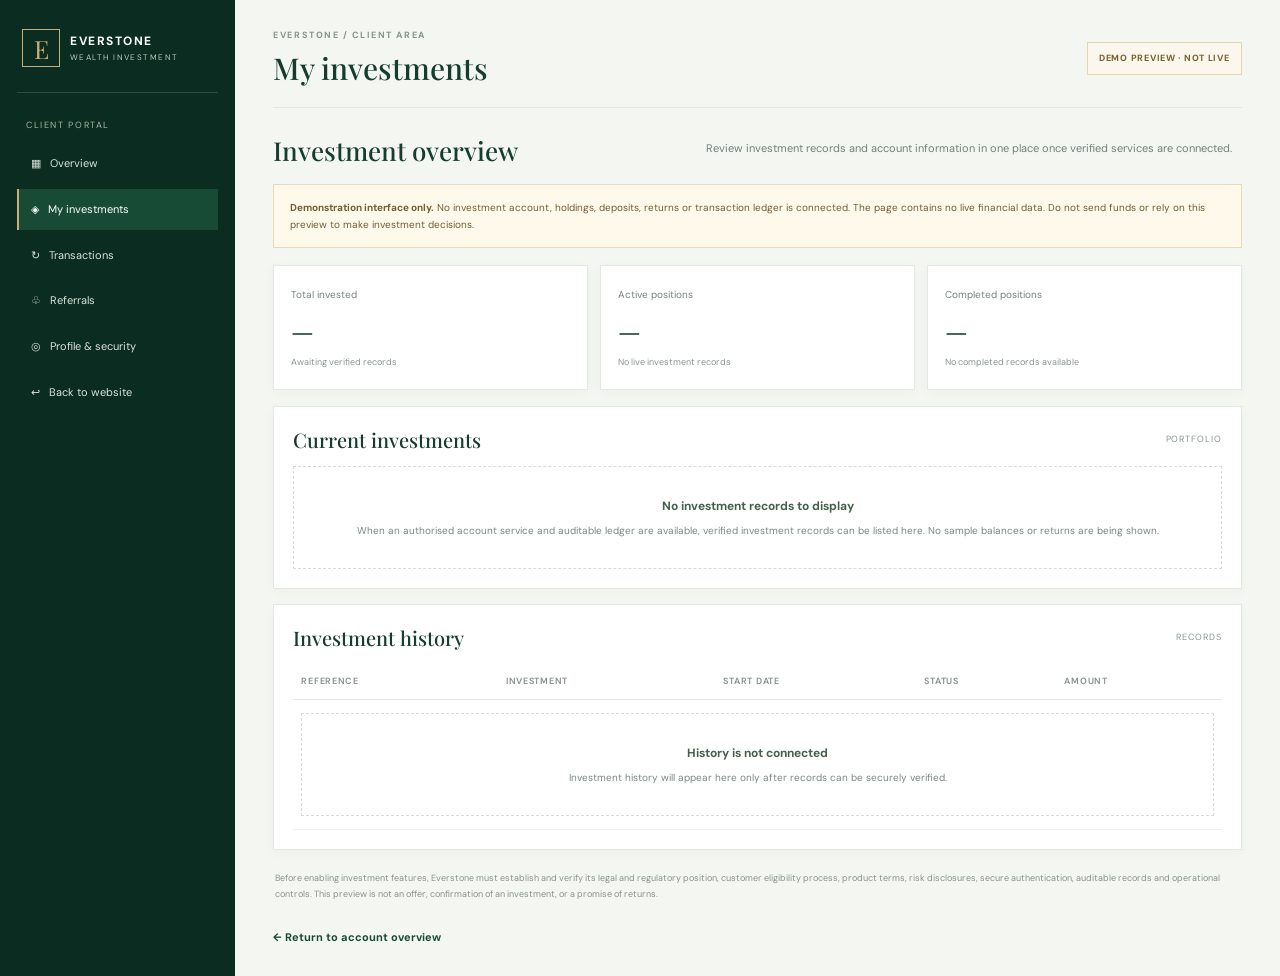
<file: investments.html>
<!doctype html>
<html lang="en">
<head>
<meta charset="utf-8"><meta name="viewport" content="width=device-width,initial-scale=1">
<meta name="robots" content="noindex">
<title>My Investments | Everstone Wealth Investment</title>
<link rel="stylesheet" href="styles.css">
<style>
body{background:#f4f6f2;font-size:13px}.layout{min-height:100vh;display:grid;grid-template-columns:235px minmax(0,1fr)}
.sidebar{background:#0b2c20;color:#fff;padding:25px 17px}.brand-link{display:flex;align-items:center;gap:10px;text-decoration:none;color:#fff;padding:4px 5px 25px;border-bottom:1px solid #ffffff25}.brand-link .brand-icon{width:38px;height:38px;display:grid;place-items:center;border:1px solid #c8ad75;color:#c8ad75;font:25px 'Playfair Display'}.brand-link b,.brand-link small{display:block}.brand-link b{font-size:12px;letter-spacing:.13em}.brand-link small{font-size:8px;letter-spacing:.18em;color:#bdcbbf}.nav-label{font-size:9px;letter-spacing:.18em;color:#a5b8aa;margin:25px 9px 10px}.side-nav{display:grid;gap:5px}.side-nav a{padding:11px 12px;color:#d9e3dc;text-decoration:none;font-size:11px;border-left:2px solid transparent}.side-nav a.active,.side-nav a:hover{background:#174b35;border-left-color:#c8ad75;color:#fff}
main{min-width:0;padding:28px clamp(16px,3vw,42px)}.top{display:flex;justify-content:space-between;align-items:center;gap:14px;padding-bottom:19px;border-bottom:1px solid #e1e8e1}.crumb{font-size:9px;letter-spacing:.17em;color:#87948b;font-weight:700}.top h1{font:500 30px 'Playfair Display';color:#143d2d;margin:5px 0 0}.tag{padding:8px 11px;border:1px solid #e5d6b2;background:#fbf7ec;color:#795f30;font-size:9px;font-weight:700;letter-spacing:.08em}
.intro{margin:25px 0 16px}.intro h2{font:500 26px 'Playfair Display';color:#163d2d;margin:0}.intro p{font-size:11px;color:#718078;margin:6px 0 0}.notice{background:#fff9ec;border:1px solid #eadbb5;color:#745d31;padding:14px 16px;font-size:10px;line-height:1.7;margin-bottom:17px}
.summary{display:grid;grid-template-columns:repeat(3,minmax(0,1fr));gap:12px;margin-bottom:16px}.tile,.panel{background:#fff;border:1px solid #e3e9e2;box-shadow:0 3px 12px #153a2408}.tile{padding:17px}.tile small{font-size:10px;color:#78857c}.tile strong{display:block;font:500 26px 'Playfair Display';color:#173e2e;margin:8px 0 2px}.tile span{font-size:9px;color:#8a958e}
.panel{padding:19px;margin-bottom:15px}.panel-head{display:flex;align-items:center;justify-content:space-between;gap:10px;margin-bottom:13px}.panel h3{font:500 20px 'Playfair Display';color:#163d2d;margin:0}.kicker{font-size:9px;letter-spacing:.1em;color:#8b978e}.empty{border:1px dashed #d6dfd7;text-align:center;padding:29px 15px;color:#7b887f;font-size:10px;line-height:1.7}.empty b{display:block;color:#45614e;font-size:12px;margin-bottom:5px}
.table-wrap{overflow-x:auto}table{width:100%;border-collapse:collapse;text-align:left;min-width:550px}th{font-size:9px;color:#849188;font-weight:600;letter-spacing:.08em;padding:10px 8px;border-bottom:1px solid #e3e9e2}td{font-size:10px;color:#718078;padding:13px 8px;border-bottom:1px solid #eef1ed}
.disclaimer{font-size:9px;color:#87938a;line-height:1.8;margin:20px 2px}.back{display:inline-block;margin-top:6px;color:#174b36;font-size:11px;font-weight:700;text-decoration:none}
@media(max-width:760px){.layout{display:block}.sidebar{padding:13px 15px}.brand-link{padding:0 4px 10px;border:0}.nav-label{display:none}.side-nav{display:flex;overflow-x:auto;margin-top:10px}.side-nav a{white-space:nowrap;padding:8px 10px}.top h1{font-size:25px}.summary{grid-template-columns:1fr}.panel{padding:14px}}
</style>
</head>
<body><div class="layout">
<aside class="sidebar">
<a class="brand-link" href="index.html"><span class="brand-icon">E</span><span><b>EVERSTONE</b><small>WEALTH INVESTMENT</small></span></a>
<div class="nav-label">CLIENT PORTAL</div>
<nav class="side-nav" aria-label="Client portal navigation">
<a href="dashboard.html">▦ &nbsp; Overview</a><a class="active" href="investments.html">◈ &nbsp; My investments</a><a href="transactions.html">↻ &nbsp; Transactions</a><a href="referrals.html">♧ &nbsp; Referrals</a><a href="profile.html">◎ &nbsp; Profile &amp; security</a><a href="index.html">↩ &nbsp; Back to website</a>
</nav></aside>
<main>
<header class="top"><div><div class="crumb">EVERSTONE / CLIENT AREA</div><h1>My investments</h1></div><span class="tag">DEMO PREVIEW · NOT LIVE</span></header>
<section class="intro"><h2>Investment overview</h2><p>Review investment records and account information in one place once verified services are connected.</p></section>
<div class="notice"><strong>Demonstration interface only.</strong> No investment account, holdings, deposits, returns or transaction ledger is connected. The page contains no live financial data. Do not send funds or rely on this preview to make investment decisions.</div>
<section class="summary" aria-label="Investment summary">
<article class="tile"><small>Total invested</small><strong>—</strong><span>Awaiting verified records</span></article>
<article class="tile"><small>Active positions</small><strong>—</strong><span>No live investment records</span></article>
<article class="tile"><small>Completed positions</small><strong>—</strong><span>No completed records available</span></article>
</section>
<section class="panel"><div class="panel-head"><h3>Current investments</h3><span class="kicker">PORTFOLIO</span></div><div class="empty"><b>No investment records to display</b>When an authorised account service and auditable ledger are available, verified investment records can be listed here. No sample balances or returns are being shown.</div></section>
<section class="panel"><div class="panel-head"><h3>Investment history</h3><span class="kicker">RECORDS</span></div><div class="table-wrap"><table><thead><tr><th>REFERENCE</th><th>INVESTMENT</th><th>START DATE</th><th>STATUS</th><th>AMOUNT</th></tr></thead><tbody><tr><td colspan="5"><div class="empty"><b>History is not connected</b>Investment history will appear here only after records can be securely verified.</div></td></tr></tbody></table></div></section>
<p class="disclaimer">Before enabling investment features, Everstone must establish and verify its legal and regulatory position, customer eligibility process, product terms, risk disclosures, secure authentication, auditable records and operational controls. This preview is not an offer, confirmation of an investment, or a promise of returns.</p>
<a class="back" href="dashboard.html">← Return to account overview</a>
</main></div></body></html>
</file>
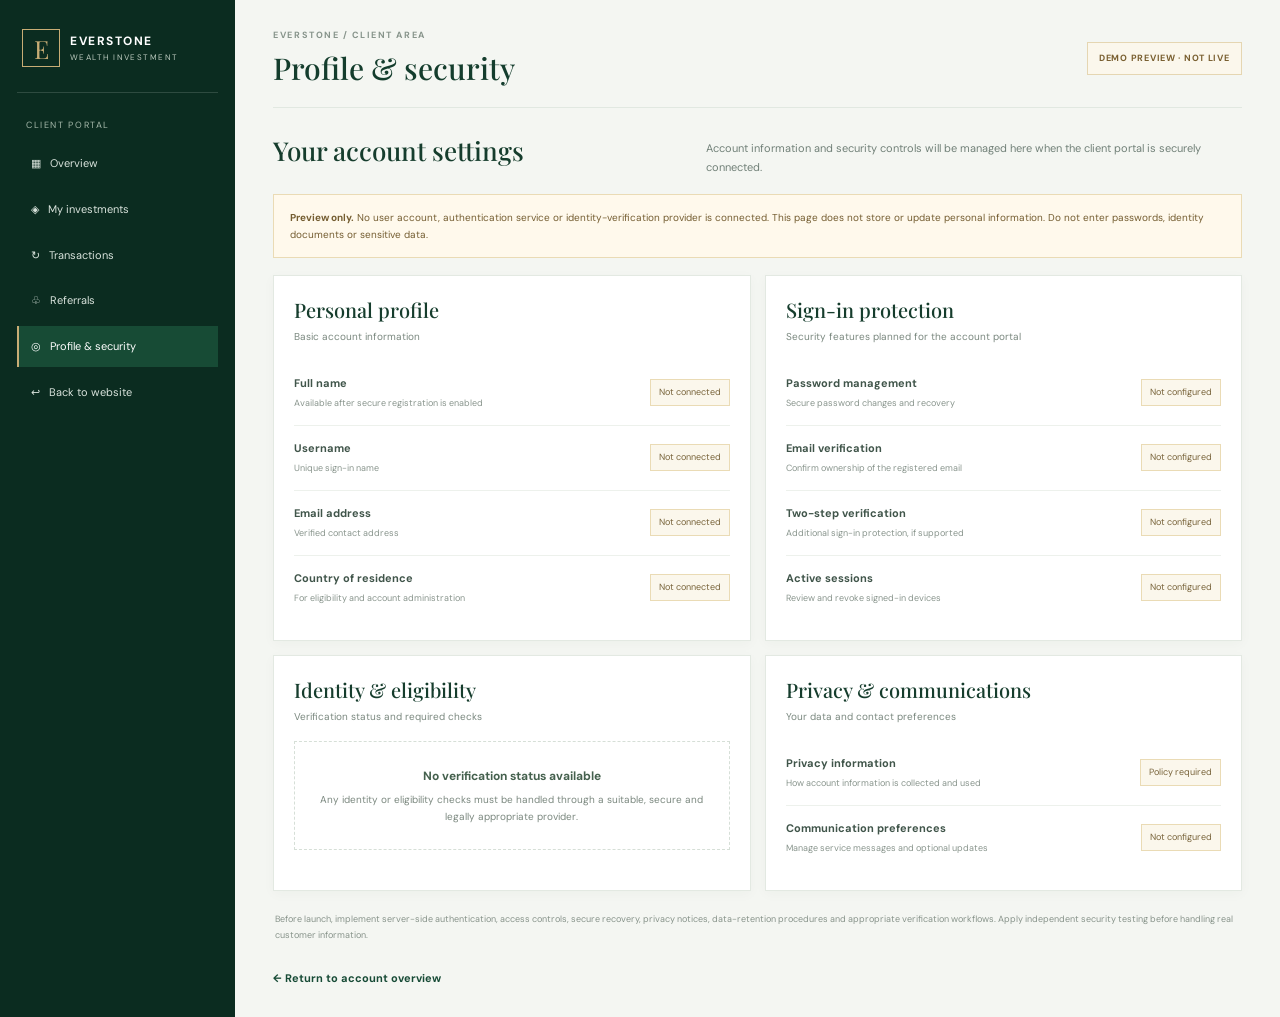
<file: profile.html>
<!doctype html>
<html lang="en">
<head>
<meta charset="utf-8"><meta name="viewport" content="width=device-width,initial-scale=1">
<meta name="robots" content="noindex">
<title>Profile &amp; Security | Everstone Wealth Investment</title>
<link rel="stylesheet" href="styles.css">
<style>
body{background:#f4f6f2;font-size:13px}.layout{min-height:100vh;display:grid;grid-template-columns:235px minmax(0,1fr)}
.sidebar{background:#0b2c20;color:#fff;padding:25px 17px}.brand-link{display:flex;align-items:center;gap:10px;text-decoration:none;color:#fff;padding:4px 5px 25px;border-bottom:1px solid #ffffff25}.brand-link .brand-icon{width:38px;height:38px;display:grid;place-items:center;border:1px solid #c8ad75;color:#c8ad75;font:25px 'Playfair Display'}.brand-link b,.brand-link small{display:block}.brand-link b{font-size:12px;letter-spacing:.13em}.brand-link small{font-size:8px;letter-spacing:.18em;color:#bdcbbf}.nav-label{font-size:9px;letter-spacing:.18em;color:#a5b8aa;margin:25px 9px 10px}.side-nav{display:grid;gap:5px}.side-nav a{padding:11px 12px;color:#d9e3dc;text-decoration:none;font-size:11px;border-left:2px solid transparent}.side-nav a.active,.side-nav a:hover{background:#174b35;border-left-color:#c8ad75;color:#fff}
main{min-width:0;padding:28px clamp(16px,3vw,42px)}.top{display:flex;justify-content:space-between;align-items:center;gap:14px;padding-bottom:19px;border-bottom:1px solid #e1e8e1}.crumb{font-size:9px;letter-spacing:.17em;color:#87948b;font-weight:700}.top h1{font:500 30px 'Playfair Display';color:#143d2d;margin:5px 0 0}.tag{padding:8px 11px;border:1px solid #e5d6b2;background:#fbf7ec;color:#795f30;font-size:9px;font-weight:700;letter-spacing:.08em}
.intro{margin:25px 0 17px}.intro h2{font:500 26px 'Playfair Display';color:#163d2d;margin:0}.intro p{font-size:11px;color:#718078;margin:6px 0 0}.notice{background:#fff9ec;border:1px solid #eadbb5;color:#745d31;padding:14px 16px;font-size:10px;line-height:1.7;margin-bottom:17px}
.grid{display:grid;grid-template-columns:1fr 1fr;gap:14px}.panel{background:#fff;border:1px solid #e3e9e2;padding:20px;box-shadow:0 3px 12px #153a2408}.panel h3{font:500 20px 'Playfair Display';color:#163d2d;margin:0 0 5px}.sub{font-size:10px;color:#7a887f;margin:0 0 16px}.item{display:flex;justify-content:space-between;gap:12px;padding:13px 0;border-bottom:1px solid #edf1ec}.item:last-child{border:0}.item b{display:block;font-size:11px;color:#40554a}.item small{display:block;font-size:9px;color:#89958d;margin-top:4px}.state{align-self:center;white-space:nowrap;font-size:9px;color:#78633a;background:#fbf7ec;border:1px solid #eadbb5;padding:5px 8px}.wide{grid-column:1/-1}.empty{border:1px dashed #d6dfd7;text-align:center;padding:24px 15px;color:#7b887f;font-size:10px;line-height:1.7}.empty b{display:block;color:#45614e;font-size:12px;margin-bottom:5px}.footer-note{font-size:9px;color:#87938a;line-height:1.8;margin:20px 2px}.back{display:inline-block;margin-top:6px;color:#174b36;font-size:11px;font-weight:700;text-decoration:none}
@media(max-width:760px){.layout{display:block}.sidebar{padding:13px 15px}.brand-link{padding:0 4px 10px;border:0}.nav-label{display:none}.side-nav{display:flex;overflow-x:auto;margin-top:10px}.side-nav a{white-space:nowrap;padding:8px 10px}.top h1{font-size:25px}.grid{grid-template-columns:1fr}.wide{grid-column:auto}.panel{padding:15px}}
</style>
</head>
<body><div class="layout">
<aside class="sidebar">
<a class="brand-link" href="index.html"><span class="brand-icon">E</span><span><b>EVERSTONE</b><small>WEALTH INVESTMENT</small></span></a>
<div class="nav-label">CLIENT PORTAL</div>
<nav class="side-nav" aria-label="Client portal navigation">
<a href="dashboard.html">▦ &nbsp; Overview</a><a href="investments.html">◈ &nbsp; My investments</a><a href="transactions.html">↻ &nbsp; Transactions</a><a href="referrals.html">♧ &nbsp; Referrals</a><a class="active" href="profile.html">◎ &nbsp; Profile &amp; security</a><a href="index.html">↩ &nbsp; Back to website</a>
</nav></aside>
<main>
<header class="top"><div><div class="crumb">EVERSTONE / CLIENT AREA</div><h1>Profile &amp; security</h1></div><span class="tag">DEMO PREVIEW · NOT LIVE</span></header>
<section class="intro"><h2>Your account settings</h2><p>Account information and security controls will be managed here when the client portal is securely connected.</p></section>
<div class="notice"><strong>Preview only.</strong> No user account, authentication service or identity-verification provider is connected. This page does not store or update personal information. Do not enter passwords, identity documents or sensitive data.</div>
<div class="grid">
<section class="panel"><h3>Personal profile</h3><p class="sub">Basic account information</p>
<div class="item"><div><b>Full name</b><small>Available after secure registration is enabled</small></div><span class="state">Not connected</span></div>
<div class="item"><div><b>Username</b><small>Unique sign-in name</small></div><span class="state">Not connected</span></div>
<div class="item"><div><b>Email address</b><small>Verified contact address</small></div><span class="state">Not connected</span></div>
<div class="item"><div><b>Country of residence</b><small>For eligibility and account administration</small></div><span class="state">Not connected</span></div>
</section>
<section class="panel"><h3>Sign-in protection</h3><p class="sub">Security features planned for the account portal</p>
<div class="item"><div><b>Password management</b><small>Secure password changes and recovery</small></div><span class="state">Not configured</span></div>
<div class="item"><div><b>Email verification</b><small>Confirm ownership of the registered email</small></div><span class="state">Not configured</span></div>
<div class="item"><div><b>Two-step verification</b><small>Additional sign-in protection, if supported</small></div><span class="state">Not configured</span></div>
<div class="item"><div><b>Active sessions</b><small>Review and revoke signed-in devices</small></div><span class="state">Not configured</span></div>
</section>
<section class="panel"><h3>Identity &amp; eligibility</h3><p class="sub">Verification status and required checks</p><div class="empty"><b>No verification status available</b>Any identity or eligibility checks must be handled through a suitable, secure and legally appropriate provider.</div></section>
<section class="panel"><h3>Privacy &amp; communications</h3><p class="sub">Your data and contact preferences</p>
<div class="item"><div><b>Privacy information</b><small>How account information is collected and used</small></div><span class="state">Policy required</span></div>
<div class="item"><div><b>Communication preferences</b><small>Manage service messages and optional updates</small></div><span class="state">Not configured</span></div>
</section>
</div>
<p class="footer-note">Before launch, implement server-side authentication, access controls, secure recovery, privacy notices, data-retention procedures and appropriate verification workflows. Apply independent security testing before handling real customer information.</p>
<a class="back" href="dashboard.html">← Return to account overview</a>
</main></div></body></html>
</file>
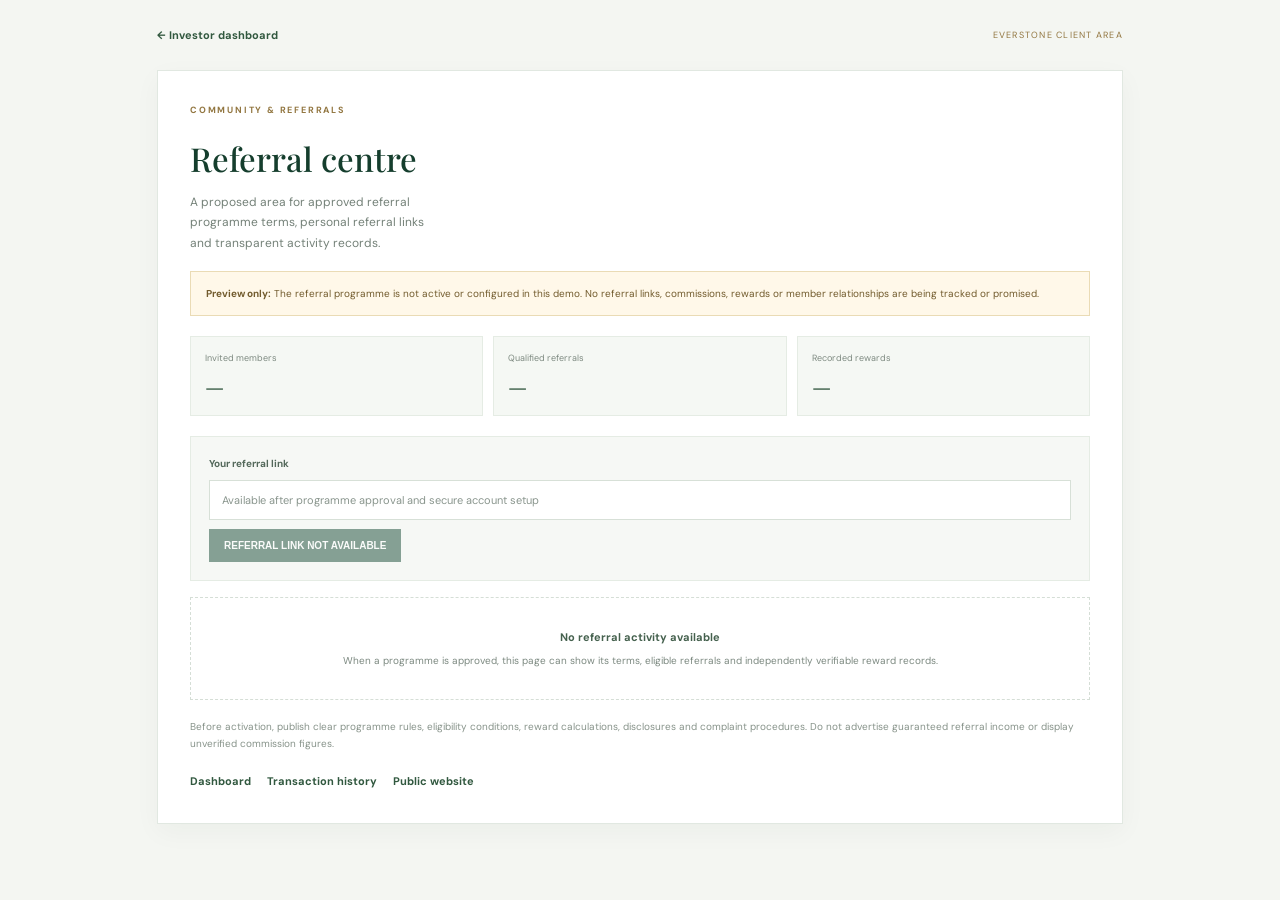
<file: referrals.html>
<!doctype html>
<html lang="en"><head><meta charset="utf-8"><meta name="viewport" content="width=device-width,initial-scale=1"><meta name="robots" content="noindex,nofollow"><title>Referral Centre Preview | Everstone</title><link rel="stylesheet" href="styles.css"><style>body{background:#f4f6f2}.wrap{max-width:1000px;margin:0 auto;padding:26px 17px 50px}.bar{display:flex;justify-content:space-between;align-items:center;gap:15px;margin-bottom:25px}.bar a{font-size:11px;color:#31583f;text-decoration:none;font-weight:700}.bar span{font-size:9px;letter-spacing:.14em;color:#927640}.card{background:#fff;border:1px solid #e1e8e1;padding:clamp(18px,3vw,32px);box-shadow:0 8px 25px #153a240a}.eyebrow{font-size:9px;letter-spacing:.2em;color:#927640;font-weight:700}.card h1{font:500 33px 'Playfair Display';color:#153e2d;margin:7px 0}.intro{font-size:12px;color:#748178;max-width:700px}.notice{background:#fff8e9;border:1px solid #eadbb5;color:#725b2d;padding:13px 15px;font-size:10px;line-height:1.7;margin:18px 0}.empty{border:1px dashed #d5ded6;text-align:center;padding:30px 12px;color:#7c8980;font-size:10px;line-height:1.7}.empty b{display:block;color:#45614e;font-size:11px;margin-bottom:5px}.links{display:flex;flex-wrap:wrap;gap:16px;margin-top:20px}.links a{font-size:11px;color:#31583f;font-weight:700;text-decoration:none}.foot{font-size:10px;color:#87938a;line-height:1.7;margin-top:18px}@media(max-width:600px){.wrap{padding:17px 12px 35px}.card h1{font-size:28px}}.summary{display:grid;grid-template-columns:repeat(3,1fr);gap:10px;margin:20px 0}.summary div{background:#f5f8f4;border:1px solid #e5ece4;padding:14px}.summary small{display:block;color:#7e8a81;font-size:9px}.summary b{display:block;color:#31583f;font:500 22px 'Playfair Display';margin-top:5px}.referral-box{padding:18px;background:#f6f8f5;border:1px solid #e5ece4;margin:16px 0}.referral-box label{display:block;font-size:10px;font-weight:700;color:#53685a;margin-bottom:8px}.referral-box input{width:100%;padding:12px;border:1px solid #d7e0d7;background:#fff;color:#89958d;font:11px 'DM Sans',sans-serif}.disabled{display:inline-block;margin-top:9px;background:#164b36;color:#fff;opacity:.5;border:0;padding:11px 15px;font-size:10px;font-weight:700}@media(max-width:600px){.summary{grid-template-columns:1fr}.summary div{padding:11px}}</style></head><body><main class="wrap"><div class="bar"><a href="dashboard.html">← Investor dashboard</a><span>EVERSTONE CLIENT AREA</span></div><section class="card"><p class="eyebrow">COMMUNITY &amp; REFERRALS</p><h1>Referral centre</h1><p class="intro">A proposed area for approved referral programme terms, personal referral links and transparent activity records.</p><div class="notice"><b>Preview only:</b> The referral programme is not active or configured in this demo. No referral links, commissions, rewards or member relationships are being tracked or promised.</div><div class="summary"><div><small>Invited members</small><b>—</b></div><div><small>Qualified referrals</small><b>—</b></div><div><small>Recorded rewards</small><b>—</b></div></div><div class="referral-box"><label for="link">Your referral link</label><input id="link" type="text" value="Available after programme approval and secure account setup" disabled><button class="disabled" type="button" disabled>REFERRAL LINK NOT AVAILABLE</button></div><div class="empty"><b>No referral activity available</b>When a programme is approved, this page can show its terms, eligible referrals and independently verifiable reward records.</div><p class="foot">Before activation, publish clear programme rules, eligibility conditions, reward calculations, disclosures and complaint procedures. Do not advertise guaranteed referral income or display unverified commission figures.</p><nav class="links"><a href="dashboard.html">Dashboard</a><a href="transactions.html">Transaction history</a><a href="index.html">Public website</a></nav></section></main></body></html>
</file>
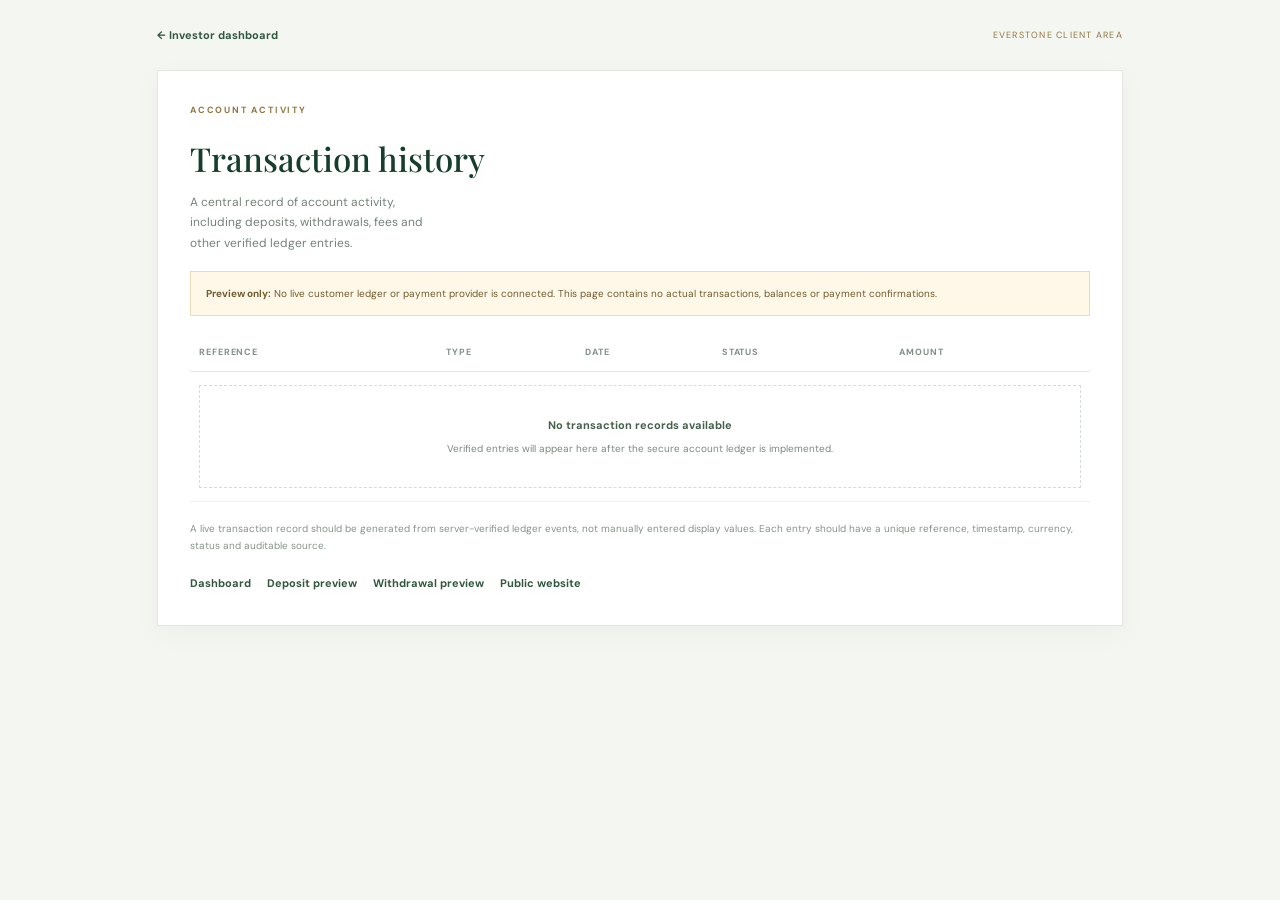
<file: transactions.html>
<!doctype html>
<html lang="en"><head><meta charset="utf-8"><meta name="viewport" content="width=device-width,initial-scale=1"><meta name="robots" content="noindex,nofollow"><title>Transaction History Preview | Everstone</title><link rel="stylesheet" href="styles.css"><style>body{background:#f4f6f2}.wrap{max-width:1000px;margin:0 auto;padding:26px 17px 50px}.bar{display:flex;justify-content:space-between;align-items:center;gap:15px;margin-bottom:25px}.bar a{font-size:11px;color:#31583f;text-decoration:none;font-weight:700}.bar span{font-size:9px;letter-spacing:.14em;color:#927640}.card{background:#fff;border:1px solid #e1e8e1;padding:clamp(18px,3vw,32px);box-shadow:0 8px 25px #153a240a}.eyebrow{font-size:9px;letter-spacing:.2em;color:#927640;font-weight:700}.card h1{font:500 33px 'Playfair Display';color:#153e2d;margin:7px 0}.intro{font-size:12px;color:#748178;max-width:700px}.notice{background:#fff8e9;border:1px solid #eadbb5;color:#725b2d;padding:13px 15px;font-size:10px;line-height:1.7;margin:18px 0}.empty{border:1px dashed #d5ded6;text-align:center;padding:30px 12px;color:#7c8980;font-size:10px;line-height:1.7}.empty b{display:block;color:#45614e;font-size:11px;margin-bottom:5px}.links{display:flex;flex-wrap:wrap;gap:16px;margin-top:20px}.links a{font-size:11px;color:#31583f;font-weight:700;text-decoration:none}.foot{font-size:10px;color:#87938a;line-height:1.7;margin-top:18px}@media(max-width:600px){.wrap{padding:17px 12px 35px}.card h1{font-size:28px}}.table-wrap{overflow-x:auto;margin-top:18px}table{width:100%;border-collapse:collapse;min-width:580px;text-align:left;font-size:10px}th{padding:11px 9px;color:#829087;font-size:9px;letter-spacing:.1em;border-bottom:1px solid #e2e9e2}td{padding:13px 9px;color:#78857c;border-bottom:1px solid #edf1ed}</style></head><body><main class="wrap"><div class="bar"><a href="dashboard.html">← Investor dashboard</a><span>EVERSTONE CLIENT AREA</span></div><section class="card"><p class="eyebrow">ACCOUNT ACTIVITY</p><h1>Transaction history</h1><p class="intro">A central record of account activity, including deposits, withdrawals, fees and other verified ledger entries.</p><div class="notice"><b>Preview only:</b> No live customer ledger or payment provider is connected. This page contains no actual transactions, balances or payment confirmations.</div><div class="table-wrap"><table><thead><tr><th>REFERENCE</th><th>TYPE</th><th>DATE</th><th>STATUS</th><th>AMOUNT</th></tr></thead><tbody><tr><td colspan="5"><div class="empty"><b>No transaction records available</b>Verified entries will appear here after the secure account ledger is implemented.</div></td></tr></tbody></table></div><p class="foot">A live transaction record should be generated from server-verified ledger events, not manually entered display values. Each entry should have a unique reference, timestamp, currency, status and auditable source.</p><nav class="links"><a href="dashboard.html">Dashboard</a><a href="deposit.html">Deposit preview</a><a href="withdrawal.html">Withdrawal preview</a><a href="index.html">Public website</a></nav></section></main></body></html>
</file>
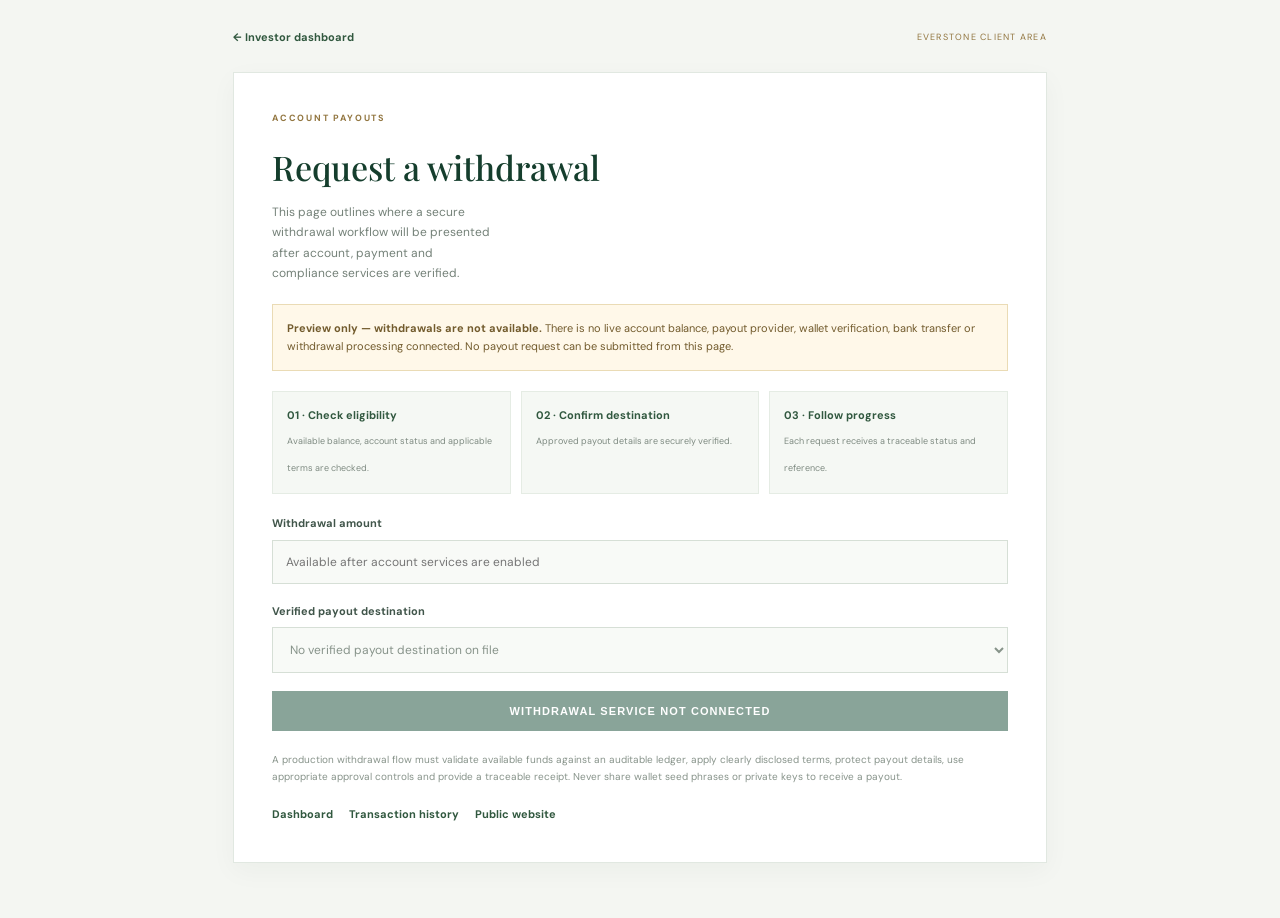
<file: withdrawal.html>
<!doctype html>
<html lang="en"><head><meta charset="utf-8"><meta name="viewport" content="width=device-width,initial-scale=1"><meta name="robots" content="noindex,nofollow"><title>Withdrawal Preview | Everstone</title><link rel="stylesheet" href="styles.css"><style>
body{background:#f4f6f2}.wrap{max-width:850px;margin:0 auto;padding:28px 18px 55px}.bar{display:flex;justify-content:space-between;align-items:center;gap:15px;margin-bottom:25px}.bar a{font-size:11px;color:#31583f;text-decoration:none;font-weight:700}.bar span{font-size:9px;letter-spacing:.14em;color:#927640}.card{background:#fff;border:1px solid #e1e8e1;padding:clamp(20px,4vw,38px);box-shadow:0 8px 25px #153a240a}.eyebrow{font-size:9px;letter-spacing:.2em;color:#927640;font-weight:700}.card h1{font:500 34px 'Playfair Display';color:#153e2d;margin:8px 0}.intro{font-size:12px;color:#748178;max-width:620px}.notice{background:#fff8e9;border:1px solid #eadbb5;color:#725b2d;padding:14px;font-size:11px;line-height:1.7;margin:20px 0}.steps{display:grid;grid-template-columns:repeat(3,1fr);gap:10px;margin:20px 0}.step{padding:14px;background:#f5f8f4;border:1px solid #e5ece4}.step b{display:block;color:#31583f;font-size:11px}.step small{font-size:9px;color:#7e8a81}.field{margin:18px 0}.field label{display:block;font-size:11px;font-weight:700;color:#40554a;margin-bottom:7px}.field input,.field select{width:100%;padding:13px;border:1px solid #d6dfd6;background:#f8faf7;color:#87938a;font:12px 'DM Sans',sans-serif}.field input:disabled,.field select:disabled{opacity:1}.disabled-btn{width:100%;padding:14px;background:#164b36;color:#fff;border:0;opacity:.5;font-weight:700;font-size:11px;letter-spacing:.1em}.foot{font-size:10px;line-height:1.7;color:#87938a;margin-top:20px}.links{display:flex;flex-wrap:wrap;gap:16px;margin-top:20px}.links a{font-size:11px;color:#31583f;font-weight:700;text-decoration:none}@media(max-width:620px){.steps{grid-template-columns:1fr}.card h1{font-size:29px}.wrap{padding:18px 12px 35px}}
</style></head><body><main class="wrap"><div class="bar"><a href="dashboard.html">← Investor dashboard</a><span>EVERSTONE CLIENT AREA</span></div><section class="card"><p class="eyebrow">ACCOUNT PAYOUTS</p><h1>Request a withdrawal</h1><p class="intro">This page outlines where a secure withdrawal workflow will be presented after account, payment and compliance services are verified.</p><div class="notice"><b>Preview only — withdrawals are not available.</b> There is no live account balance, payout provider, wallet verification, bank transfer or withdrawal processing connected. No payout request can be submitted from this page.</div><div class="steps"><div class="step"><b>01 · Check eligibility</b><small>Available balance, account status and applicable terms are checked.</small></div><div class="step"><b>02 · Confirm destination</b><small>Approved payout details are securely verified.</small></div><div class="step"><b>03 · Follow progress</b><small>Each request receives a traceable status and reference.</small></div></div><div class="field"><label for="amount">Withdrawal amount</label><input id="amount" type="text" placeholder="Available after account services are enabled" disabled></div><div class="field"><label for="destination">Verified payout destination</label><select id="destination" disabled><option>No verified payout destination on file</option></select></div><button class="disabled-btn" type="button" disabled>WITHDRAWAL SERVICE NOT CONNECTED</button><p class="foot">A production withdrawal flow must validate available funds against an auditable ledger, apply clearly disclosed terms, protect payout details, use appropriate approval controls and provide a traceable receipt. Never share wallet seed phrases or private keys to receive a payout.</p><nav class="links"><a href="dashboard.html">Dashboard</a><a href="transactions.html">Transaction history</a><a href="index.html">Public website</a></nav></section></main></body></html>
</file>
<file: styles.css>
@import url('https://fonts.googleapis.com/css2?family=DM+Sans:wght@400;500;600;700&family=Playfair+Display:ital,wght@0,500;0,600;1,500;1,600&display=swap');
:root{--forest:#0b2c20;--green:#164b36;--gold:#c8ad75;--cream:#f5f3ed;--ink:#17251e;--muted:#68756d;--line:#e1e5df}
*{box-sizing:border-box}html{scroll-behavior:smooth}body{margin:0;color:var(--ink);font-family:'DM Sans',sans-serif;line-height:1.7;background:#fff}a{color:inherit}.topbar{background:#071e16;color:#e5d6b2;font-size:10px;letter-spacing:.14em}.topbar-inner{min-height:44px;padding:7px 6%;display:flex;align-items:center;justify-content:space-between;gap:15px}.top-actions{display:flex;align-items:center;gap:12px}.top-actions label{font-size:9px;font-weight:700}.top-actions input{width:135px;padding:8px 10px;border:1px solid var(--gold);background:#fff;color:var(--forest);font:11px 'DM Sans',sans-serif}.top-actions a{padding:9px 13px;border:1px solid var(--gold);text-decoration:none;font-weight:700}.top-actions .top-register{background:var(--gold);color:var(--forest)}
.header{height:86px;padding:0 6%;display:flex;align-items:center;justify-content:space-between;background:#fff;position:sticky;top:0;z-index:20;border-bottom:1px solid #edf0ec}.brand{display:flex;align-items:center;gap:12px;text-decoration:none;color:var(--forest);letter-spacing:.13em}.brand-icon{width:43px;height:43px;border:1px solid var(--gold);display:grid;place-items:center;color:var(--gold);font:500 28px 'Playfair Display'}.brand b,.brand small{display:block}.brand b{font-size:14px}.brand small{font-size:9px;letter-spacing:.22em;color:#78847c}.nav{display:flex;align-items:center;gap:20px}.nav a{text-decoration:none;font-size:11px;font-weight:600;color:#405047}.nav a:hover{color:#9b7c43}.nav .nav-login{border:1px solid var(--gold);padding:9px 12px;color:var(--forest)}.nav .nav-register{padding:11px 15px;background:var(--forest);color:#fff}.menu-toggle{display:none;border:0;background:none;color:var(--forest);font-size:25px}
.hero{min-height:590px;padding:85px 8%;display:grid;grid-template-columns:1.1fr .9fr;gap:60px;align-items:center;color:white;background:radial-gradient(ellipse at 80% 20%,#235b42 0,#123e2c 36%,#09281d 78%)}.eyebrow{font-size:10px;letter-spacing:.23em;font-weight:700;color:var(--gold);margin:0 0 18px}.eyebrow.dark{color:#98783f}.hero h1,.section h2{font:500 clamp(38px,5vw,65px)/1.15 'Playfair Display';margin:0 0 22px}.hero h1 em,.section h2 em{color:var(--gold);font-weight:500}.lead{max-width:600px;color:#d3dfd7;font-size:16px}.actions{display:flex;gap:14px;flex-wrap:wrap;margin:32px 0 18px}.btn{display:inline-block;padding:13px 19px;text-decoration:none;font-size:10px;font-weight:800;letter-spacing:.12em}.btn.gold{background:var(--gold);color:#10291e}.btn.outline{border:1px solid #d5c18f;color:#fff}.hero-note{font-size:10px;color:#b6c8bd;letter-spacing:.04em}.hero-panel{min-height:390px;border:1px solid #c8ad7566;background:linear-gradient(145deg,#1b563d,#09281e);display:flex;flex-direction:column;align-items:center;justify-content:center;text-align:center;color:#d5c18e;letter-spacing:.2em}.hero-panel .seal{width:112px;height:112px;border:1px solid var(--gold);border-radius:50%;display:grid;place-items:center;font:70px 'Playfair Display';margin-bottom:24px}.hero-panel p{font-size:10px;margin:0}.hero-panel strong{font:500 clamp(28px,3vw,40px)/1.2 'Playfair Display';color:white;letter-spacing:.1em;margin:22px 0}.hero-panel small{font-size:9px}
.section{padding:95px 9%}.intro{display:grid;grid-template-columns:.8fr 1.2fr;gap:75px;align-items:start}.intro h2,.crypto h2,.contact h2,.referrals h2{font-size:clamp(34px,4vw,49px);color:var(--forest)}.intro-copy p,.crypto-copy p,.contact>div>p:not(.eyebrow){color:var(--muted);font-size:14px}.principles{background:var(--forest);color:white}.section-title{max-width:720px;margin-bottom:40px}.section-title h2{color:inherit}.principle-grid{display:grid;grid-template-columns:repeat(3,1fr);gap:16px}.principle-grid article{padding:30px;border:1px solid #ffffff2b;background:#ffffff08;min-height:220px}.principle-grid span{color:var(--gold);font-size:11px;letter-spacing:.15em}.principle-grid h3{font:500 26px 'Playfair Display';margin:25px 0 10px}.principle-grid p{font-size:13px;color:#c6d3ca}
.crypto{display:grid;grid-template-columns:.9fr 1.1fr;gap:75px;align-items:center}.crypto-art{min-height:350px;position:relative;display:grid;place-items:center;background:radial-gradient(circle at 50% 45%,#276044,#0b2c20 70%);color:var(--gold);overflow:hidden}.crypto-art:before,.crypto-art:after{content:"";position:absolute;width:280px;height:280px;border:1px solid #c8ad7566;border-radius:50%}.crypto-art:after{width:220px;height:220px}.coin{z-index:1;width:130px;height:130px;border:1px solid var(--gold);border-radius:50%;display:grid;place-items:center;font:72px 'Playfair Display';background:#16442f}.small-coin{position:absolute;width:45px;height:45px;font-size:22px;right:18%;top:20%}.crypto-art span{position:absolute;bottom:22px;font-size:9px;letter-spacing:.2em}.text-link{display:inline-block;color:var(--forest);font-size:11px;font-weight:800;text-decoration:none;margin-top:8px}
.plans{background:var(--cream)}.centered{text-align:center;margin-left:auto;margin-right:auto}.section-title>p:last-child{color:var(--muted);font-size:14px}.plan-grid{display:grid;grid-template-columns:repeat(4,1fr);gap:14px}.plan-grid article{background:#fff;border:1px solid #e1e5df;padding:26px;min-height:270px}.plan-grid article>span{font-size:9px;letter-spacing:.16em;color:#9a7b42;font-weight:800}.plan-grid h3{font:500 26px 'Playfair Display';color:var(--forest);margin:22px 0 12px}.plan-grid p{font-size:12px;color:var(--muted)}.plan-grid b{display:inline-block;margin-top:12px;color:#896c39;font-size:10px;letter-spacing:.1em;text-transform:uppercase}
.referrals{background:#0b2c20;color:white;display:grid;grid-template-columns:1fr 1fr;gap:70px;align-items:center}.referrals h2{color:white}.referrals>div>p:not(.eyebrow){color:#c6d3ca;font-size:14px}.referral-steps>div{display:flex;gap:20px;padding:19px 0;border-bottom:1px solid #ffffff2b}.referral-steps b{color:var(--gold);font-size:12px}.referral-steps strong,.referral-steps small{display:block}.referral-steps strong{font-size:13px}.referral-steps small{font-size:11px;color:#c2d0c7;margin-top:5px}
.faq{background:#fff}.faq-list{max-width:850px;margin:auto}.faq-list details{border-bottom:1px solid var(--line);padding:20px 4px}.faq-list summary{cursor:pointer;color:var(--forest);font-weight:700;font-size:14px}.faq-list details p{color:var(--muted);font-size:13px;max-width:750px;margin:14px 0 0}
.contact{display:grid;grid-template-columns:1fr .8fr;gap:70px;align-items:center;background:var(--cream)}.contact-card{background:#fff;padding:34px;border:1px solid var(--line)}.contact-card b{font-size:12px;letter-spacing:.12em;color:var(--forest)}.contact-card p{color:var(--muted);font-size:12px}.dark-btn{background:var(--forest);color:white}
.footer{background:#071e16;color:#d0d9d2;padding:48px 7%}.footer-brand{color:#fff}.footer>p{font-size:11px;margin:22px 0 0}.footer .disclosure{max-width:1000px;color:#aebdb3;font-size:10px;line-height:1.8}
a:focus-visible,button:focus-visible,input:focus-visible,summary:focus-visible{outline:3px solid var(--gold);outline-offset:3px}
@media(max-width:1100px){.nav{gap:11px}.nav a{font-size:10px}.plan-grid{grid-template-columns:repeat(2,1fr)}}
@media(max-width:800px){.topbar-inner{align-items:flex-start;flex-direction:column;padding:10px 5%;gap:8px}.top-actions{width:100%;flex-wrap:wrap}.top-actions label{margin-right:2px}.top-actions input{flex:1;min-width:110px}.header{height:72px;padding:0 5%}.menu-toggle{display:block}.nav{display:none;position:absolute;top:72px;left:0;right:0;background:#fff;padding:22px 6%;flex-direction:column;align-items:stretch;gap:16px;border-bottom:1px solid var(--line)}.nav.open{display:flex}.nav a{text-align:left;font-size:12px}.nav .nav-login,.nav .nav-register{text-align:center}.hero{grid-template-columns:1fr;padding:65px 7%;gap:38px}.hero-panel{min-height:280px}.section{padding:68px 7%}.intro,.crypto,.referrals,.contact{grid-template-columns:1fr;gap:35px}.principle-grid{grid-template-columns:1fr}.plan-grid{grid-template-columns:1fr}.crypto-art{min-height:270px}.footer{padding:38px 7%}}
@media(prefers-reduced-motion:reduce){html{scroll-behavior:auto}*{transition:none!important;animation:none!important}}
</file>
